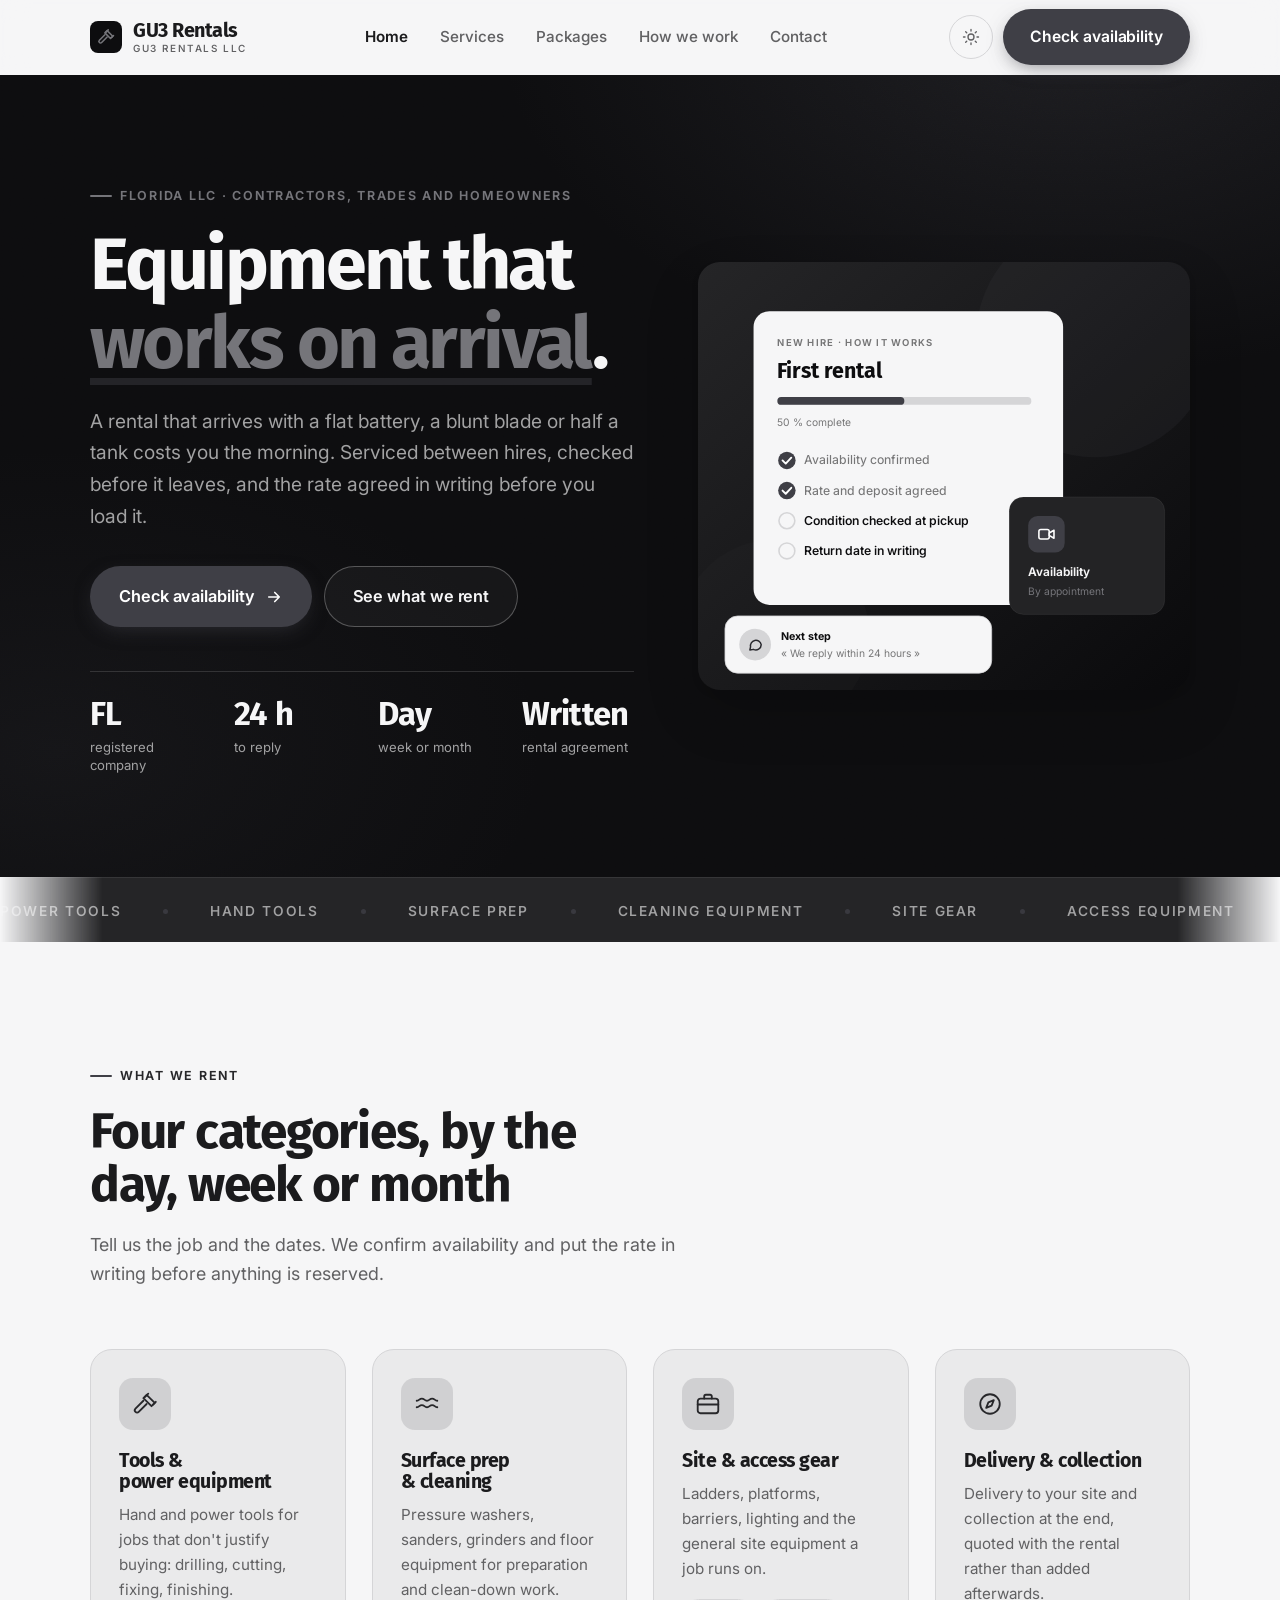
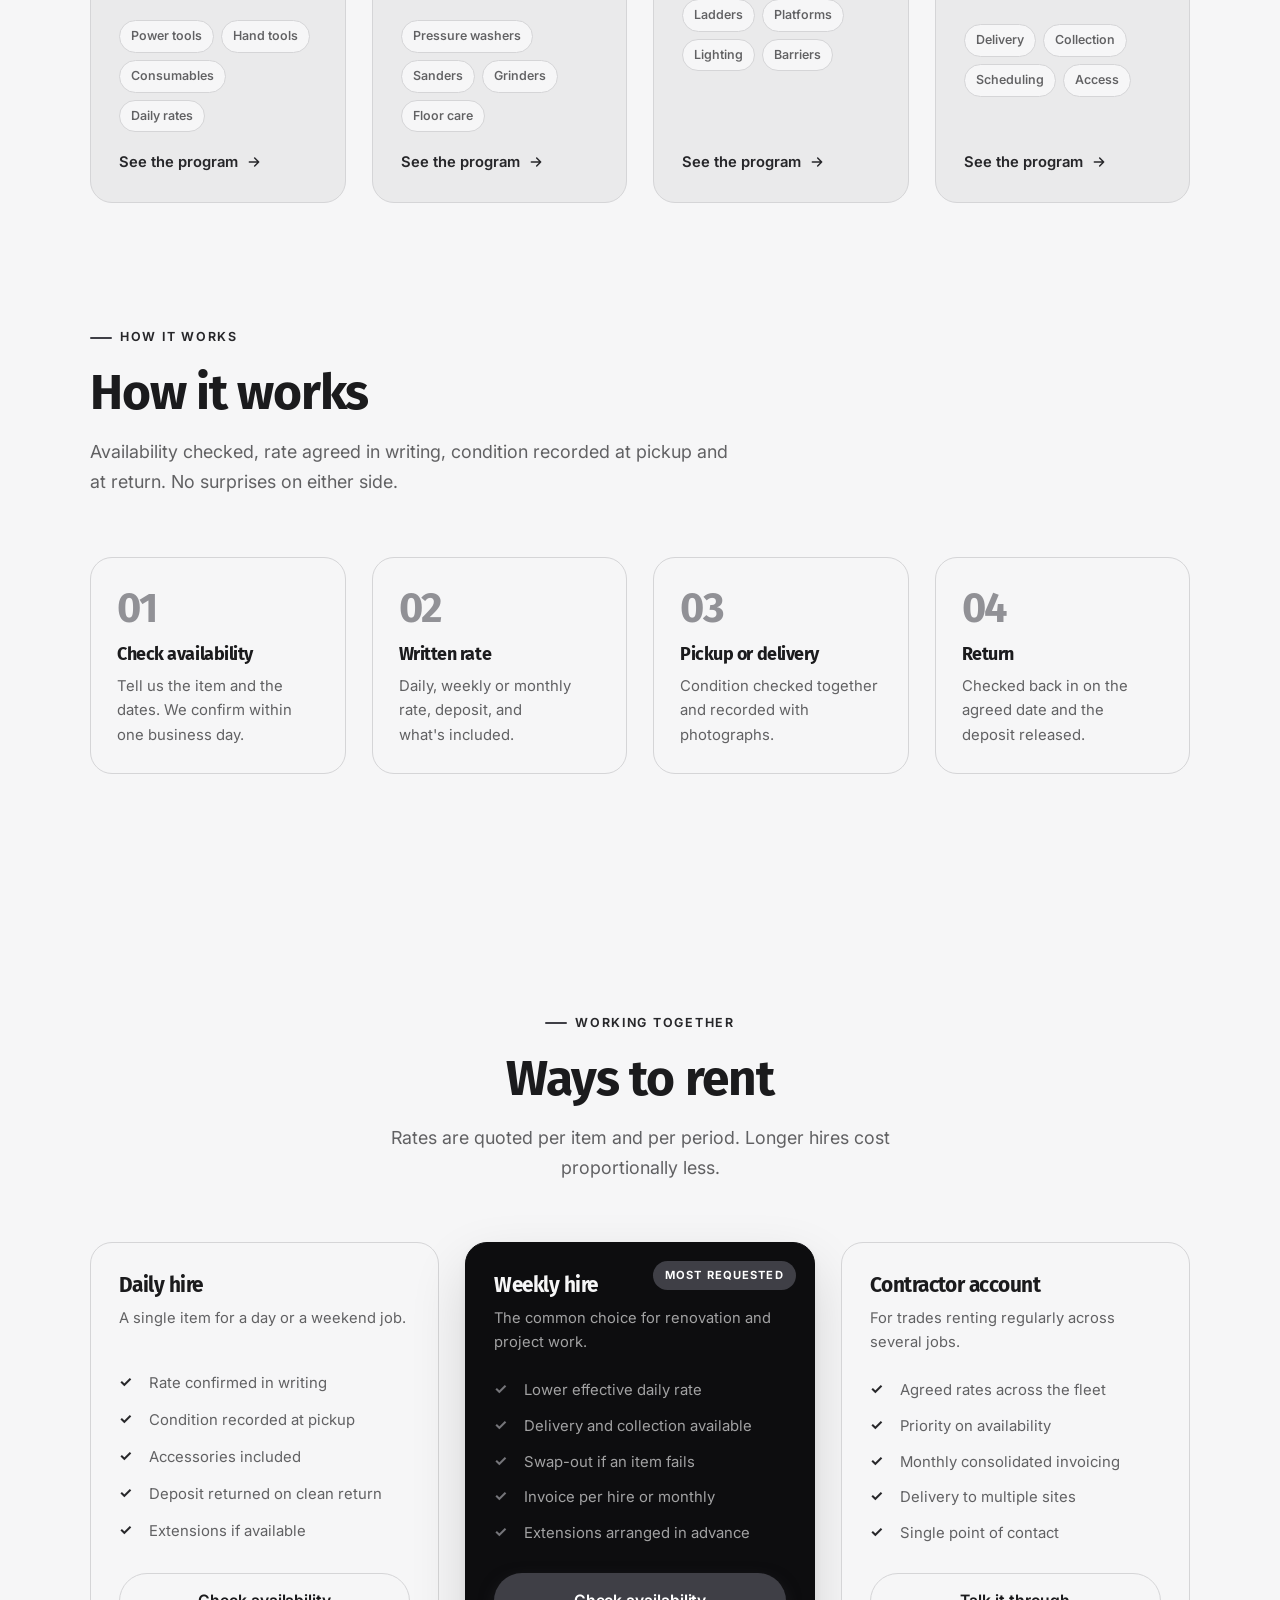
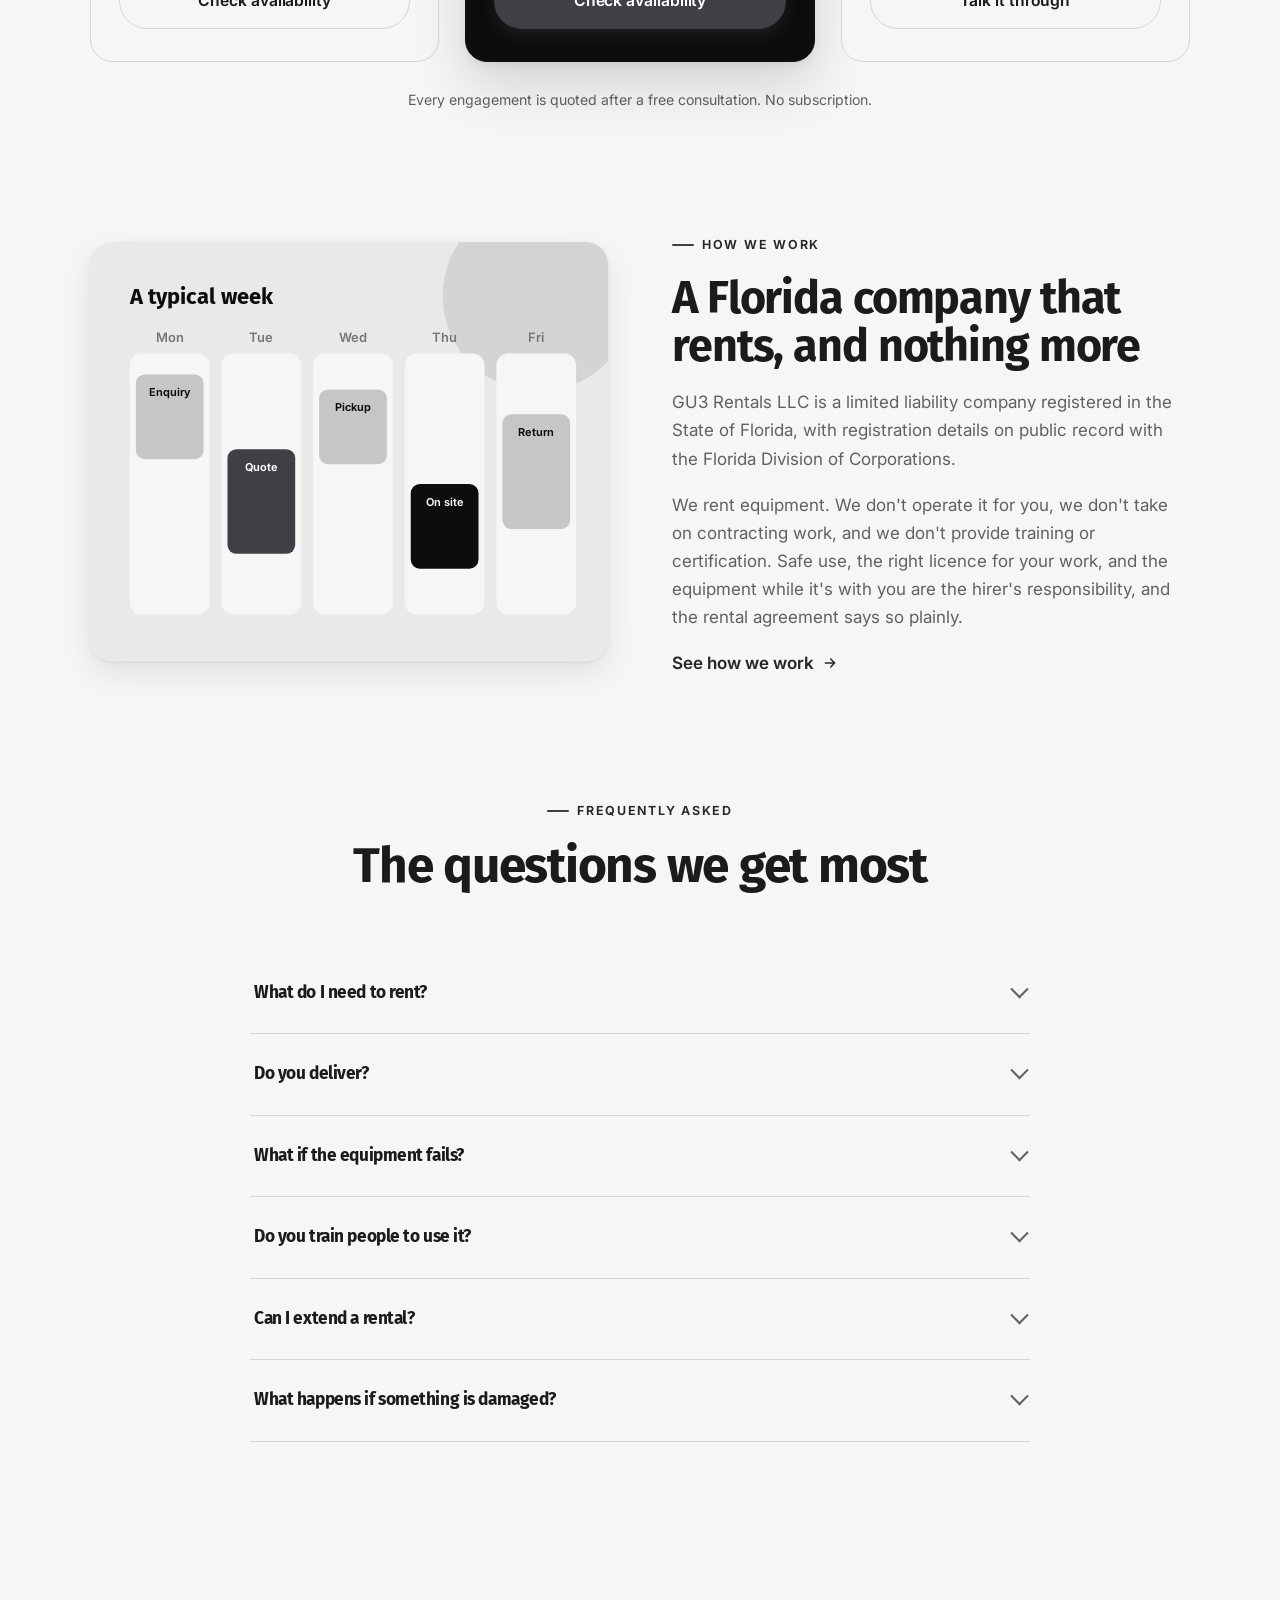
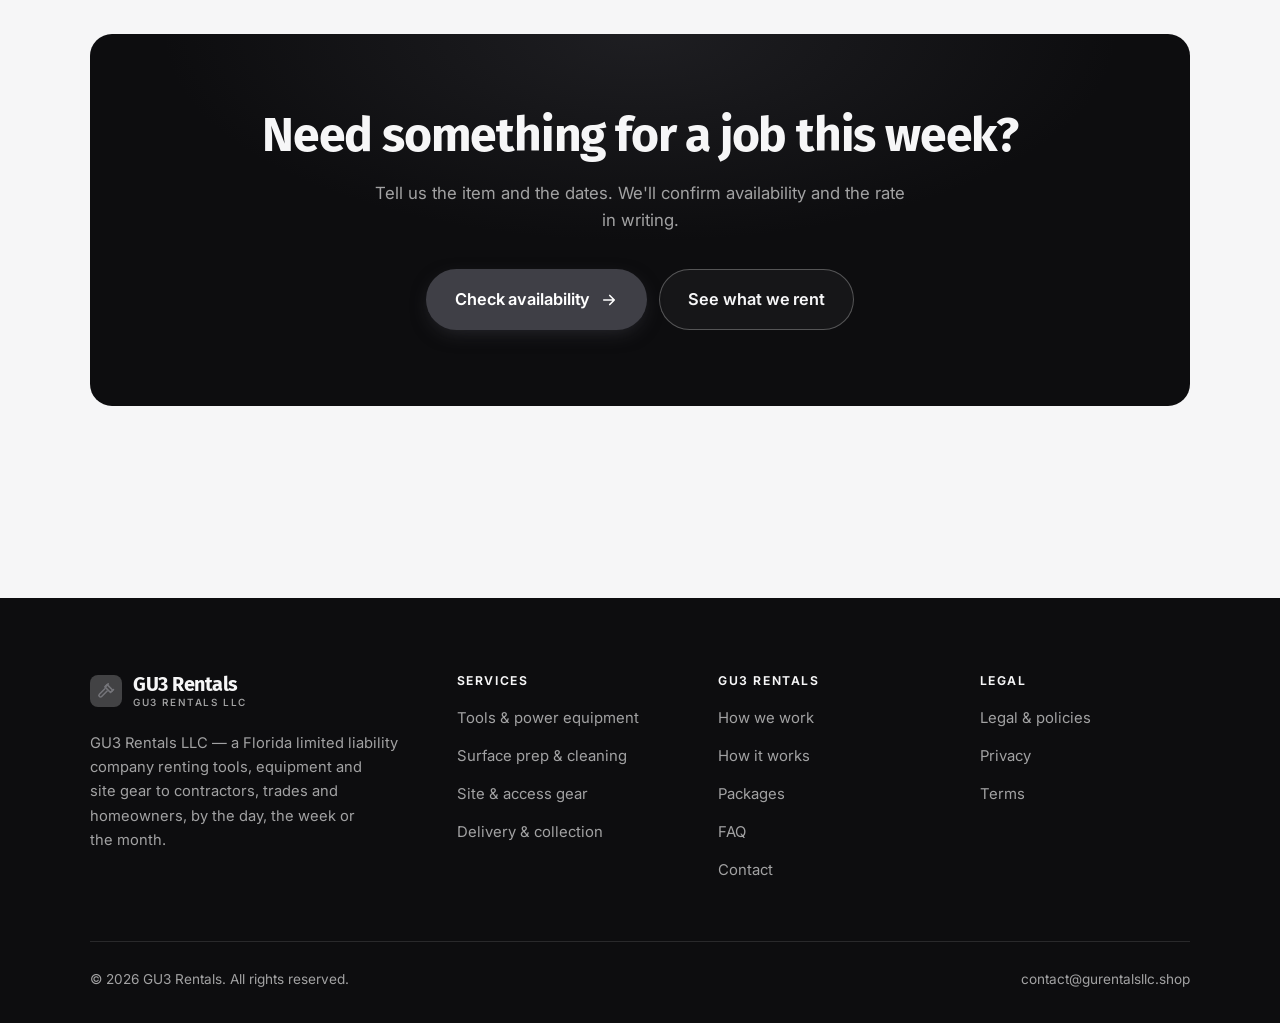
<file: index.html>
<!DOCTYPE html>
<html lang="en" class="no-js">
<head>
<meta charset="utf-8">
<meta name="viewport" content="width=device-width, initial-scale=1">
<title>GU3 Rentals LLC — tool and equipment rental in Florida</title>
<meta name="description" content="GU3 Rentals LLC rents tools, equipment and site gear to contractors, trades and homeowners by the day, week or month, with clear rates and equipment that is serviced between hires.">
<link rel="canonical" href="https://gurentalsllc.shop/">

<meta property="og:type" content="website">
<meta property="og:url" content="https://gurentalsllc.shop/">
<meta property="og:site_name" content="GU3 Rentals">
<meta property="og:locale" content="en_US">
<meta property="og:title" content="GU3 Rentals LLC — tool and equipment rental in Florida">
<meta property="og:description" content="GU3 Rentals LLC rents tools, equipment and site gear to contractors, trades and homeowners by the day, week or month, with clear rates and equipment that is serviced between hires.">
<meta name="theme-color" content="#0d0d0f">

<link rel="icon" href="assets/img/favicon.svg" type="image/svg+xml">
<link rel="preconnect" href="https://fonts.googleapis.com">
<link rel="preconnect" href="https://fonts.gstatic.com" crossorigin>
<link rel="stylesheet" href="https://fonts.googleapis.com/css2?family=Fira+Sans:wght@400;500;600;700&family=Inter:wght@400..700&display=swap">
<link rel="stylesheet" href="assets/css/style.css">

<!-- Thème appliqué avant le premier rendu (évite le flash) -->
<script>
document.documentElement.classList.remove('no-js');
(function(){try{var t=localStorage.getItem('site-theme');if(t){document.documentElement.setAttribute('data-theme',t);}}catch(e){}})();
</script>
<script type="application/ld+json">
{
  "@context": "https://schema.org",
  "@type": "Organization",
  "name": "GU3 Rentals",
  "url": "https://gurentalsllc.shop/",
  "email": "contact@gurentalsllc.shop",
  "description": "GU3 Rentals LLC rents tools, equipment and site gear to contractors, trades and homeowners by the day, week or month, with clear rates and equipment that is serviced between hires.",
  "areaServed": "US",
  "knowsLanguage": "en"
}
</script>
</head>

<body>
<a class="skip-link" href="#main">Skip to main content</a>

<header class="site-header">
  <nav class="wrap nav" aria-label="Main navigation">
    <a class="brand" href="index.html">
      <svg class="brand__mark" viewBox="0 0 64 64" aria-hidden="true">
        <rect class="bm-bg" width="64" height="64" rx="16"/>
        <g class="bm-ic" transform="translate(14 14) scale(1.5)" fill="none" stroke-width="2.1" stroke-linecap="round" stroke-linejoin="round"><path d="M13.5 3.5 21 11l-3 3-7.5-7.5z"/><path d="M10.5 9 3.2 16.3a2.1 2.1 0 0 0 3 3L13.5 12"/><path d="M15 2.5 12 5.5M19.5 12.5 22 10"/></g>
      </svg>
      <span>GU3 Rentals<span class="brand__sub">GU3 Rentals LLC</span></span>
    </a>

    <ul class="nav__links" id="nav-links">
      <li><a href="index.html" aria-current="page">Home</a></li>
      <li><a href="programs.html">Services</a></li>
      <li><a href="index.html#pricing">Packages</a></li>
      <li><a href="about.html">How we work</a></li>
      <li><a href="contact.html">Contact</a></li>
      <li><a class="btn btn--primary" href="contact.html">Check availability</a></li>
    </ul>

    <div class="nav__cta">
      <button class="theme-toggle" type="button" aria-label="Switch to dark theme">
        <svg class="icon-sun" viewBox="0 0 24 24" fill="none" stroke="currentColor" stroke-width="1.8" stroke-linecap="round" aria-hidden="true"><circle cx="12" cy="12" r="4"/><path d="M12 2v2m0 16v2M2 12h2m16 0h2M4.9 4.9l1.4 1.4m11.4 11.4 1.4 1.4M19.1 4.9l-1.4 1.4M6.3 17.7l-1.4 1.4"/></svg>
        <svg class="icon-moon" viewBox="0 0 24 24" fill="none" stroke="currentColor" stroke-width="1.8" stroke-linecap="round" stroke-linejoin="round" aria-hidden="true"><path d="M21 12.8A9 9 0 1 1 11.2 3a7 7 0 0 0 9.8 9.8z"/></svg>
      </button>
      <a class="btn btn--primary" href="contact.html">Check availability</a>
      <button class="nav__toggle" type="button" aria-expanded="false" aria-controls="nav-links" aria-label="Open menu">
        <svg class="icon-open" viewBox="0 0 24 24" fill="none" stroke="currentColor" stroke-width="2" stroke-linecap="round" aria-hidden="true"><path d="M3 6h18M3 12h18M3 18h18"/></svg>
        <svg class="icon-close" viewBox="0 0 24 24" fill="none" stroke="currentColor" stroke-width="2" stroke-linecap="round" aria-hidden="true"><path d="M6 6l12 12M18 6L6 18"/></svg>
      </button>
    </div>
  </nav>
</header>

<main id="main">

<section class="hero">
  <div class="wrap hero__inner">
    <div>
      <span class="eyebrow hero__eyebrow">Florida LLC · Contractors, trades and homeowners</span>
      <h1>Equipment that<br> <em>works on arrival</em>.</h1>
      <p class="hero__lede">A rental that arrives with a flat battery, a blunt blade or half a tank costs you the morning. Serviced between hires, checked before it leaves, and the rate agreed in writing before you load it.</p>

      <div class="hero__actions">
        <a class="btn btn--primary btn--lg" href="contact.html">Check availability <svg viewBox="0 0 24 24" fill="none" stroke="currentColor" stroke-width="2.2" stroke-linecap="round" stroke-linejoin="round" aria-hidden="true"><path d="M5 12h14M13 6l6 6-6 6"/></svg></a>
        <a class="btn btn--on-dark btn--lg" href="programs.html">See what we rent</a>
      </div>

      <ul class="hero__proof">
        <li><span class="stat__num">FL</span><span class="stat__label">registered company</span></li>
        <li><span class="stat__num">24 h</span><span class="stat__label">to reply</span></li>
        <li><span class="stat__num">Day</span><span class="stat__label">week or month</span></li>
        <li><span class="stat__num">Written</span><span class="stat__label">rental agreement</span></li>
      </ul>
    </div>

    <div class="hero__art">
      <svg viewBox="0 0 620 540" role="img" aria-label="How a first rental with GU3 Rentals works, from availability check to agreed return date.">
        <defs>
          <linearGradient id="hbg" x1="0" y1="0" x2="1" y2="1">
            <stop offset="0" stop-color="#252527"/><stop offset="1" stop-color="#0a0a0c"/>
          </linearGradient>
        </defs>
        <rect width="620" height="540" rx="22" fill="url(#hbg)"/>
        <circle cx="500" cy="96" r="150" fill="#3f3f46" opacity=".16"/>
        <circle cx="96" cy="470" r="120" fill="#3f3f46" opacity=".08"/>

        <g style="font-family: var(--font-body)">
          <!-- Carte programme -->
          <rect x="70" y="62" width="390" height="370" rx="20" fill="#f6f6f7"/>
          <text x="100" y="106" font-size="12" font-weight="650" letter-spacing="1.6" fill="#767677">NEW HIRE · HOW IT WORKS</text>
          <text x="100" y="146" font-size="27" font-weight="700" fill="#0d0d0f" style="font-family: var(--font-display)">First rental</text>
          <rect x="100" y="170" width="320" height="10" rx="5" fill="#d5d5d7"/>
          <rect x="100" y="170" width="160" height="10" rx="5" fill="#3f3f46"/>
          <text x="100" y="206" font-size="13" fill="#767677">50 % complete</text>
          <circle cx="112" cy="250" r="11" fill="#3f3f46"/><path d="M106.5 250l4 4 7-7.5" fill="none" stroke="#ffffff" stroke-width="2.4" stroke-linecap="round" stroke-linejoin="round"/><text x="134" y="255" font-size="15.5" fill="#767677" font-weight="450">Availability confirmed</text>
          <circle cx="112" cy="288" r="11" fill="#3f3f46"/><path d="M106.5 288l4 4 7-7.5" fill="none" stroke="#ffffff" stroke-width="2.4" stroke-linecap="round" stroke-linejoin="round"/><text x="134" y="293" font-size="15.5" fill="#767677" font-weight="450">Rate and deposit agreed</text>
          <circle cx="112" cy="326" r="10" fill="none" stroke="#d5d5d7" stroke-width="2"/><text x="134" y="331" font-size="15.5" fill="#0d0d0f" font-weight="560">Condition checked at pickup</text>
          <circle cx="112" cy="364" r="10" fill="none" stroke="#d5d5d7" stroke-width="2"/><text x="134" y="369" font-size="15.5" fill="#0d0d0f" font-weight="560">Return date in writing</text>

          <!-- Carte séance -->
          <rect x="392" y="296" width="196" height="148" rx="18" fill="#232325" stroke="#ffffff" stroke-opacity=".08"/>
          <rect x="416" y="320" width="46" height="46" rx="12" fill="#3f3f46"/>
          <g transform="translate(427 331)" fill="none" stroke="#ffffff" color="#ffffff" stroke-width="2" stroke-linecap="round" stroke-linejoin="round"><rect x="2.5" y="6" width="13" height="12" rx="2.5"/><path d="M15.5 10.5 21.5 7v10l-6-3.5z"/></g>
          <text x="416" y="396" font-size="15" font-weight="650" fill="#f6f6f7">Availability</text>
          <text x="416" y="420" font-size="13" fill="#75757a">By appointment</text>

          <!-- Retour du coach -->
          <rect x="34" y="446" width="336" height="72" rx="16" fill="#f6f6f7" stroke="#d5d5d7"/>
          <circle cx="72" cy="482" r="20" fill="#d5d5d7"/>
          <g transform="translate(62 472) scale(.84)" fill="none" stroke="#29292e" stroke-width="2.2" stroke-linecap="round" stroke-linejoin="round"><path d="M21 12a8 8 0 0 1-11.6 7.1L4 20l1-4.6A8 8 0 1 1 21 12z"/></g>
          <text x="104" y="476" font-size="13.5" font-weight="700" fill="#0d0d0f">Next step</text>
          <text x="104" y="498" font-size="13" fill="#767677">« We reply within 24 hours »</text>
        </g>
      </svg>
    </div>
  </div>
</section>

<div class="marquee" aria-hidden="true">
  <div class="marquee__track"><span>Power tools</span><span>Hand tools</span><span>Surface prep</span><span>Cleaning equipment</span><span>Site gear</span><span>Access equipment</span><span>Daily rates</span><span>Weekly rates</span><span>Delivery</span><span>Servicing</span><span>Power tools</span><span>Hand tools</span><span>Surface prep</span><span>Cleaning equipment</span><span>Site gear</span><span>Access equipment</span><span>Daily rates</span><span>Weekly rates</span><span>Delivery</span><span>Servicing</span></div>
</div>

<section class="section wrap" id="programs">
  <div class="section-head reveal">
    <span class="eyebrow">What we rent</span>
    <h2>Four categories, by the day, week or month</h2>
    <p>Tell us the job and the dates. We confirm availability and put the rate in writing before anything is reserved.</p>
  </div>
  <div class="grid grid--4 reveal-group">
    <a class="card" href="programs.html#tools">
      <div class="card__icon"><svg viewBox="0 0 24 24" fill="none" stroke="currentColor" stroke-width="1.7" stroke-linecap="round" stroke-linejoin="round" aria-hidden="true"><path d="M13.5 3.5 21 11l-3 3-7.5-7.5z"/><path d="M10.5 9 3.2 16.3a2.1 2.1 0 0 0 3 3L13.5 12"/><path d="M15 2.5 12 5.5M19.5 12.5 22 10"/></svg></div>
      <h3>Tools &amp; power equipment</h3>
      <p>Hand and power tools for jobs that don't justify buying: drilling, cutting, fixing, finishing.</p>
      <ul class="tags"><li>Power tools</li><li>Hand tools</li><li>Consumables</li><li>Daily rates</li></ul>
      <span class="arrow-link">See the program <svg viewBox="0 0 24 24" fill="none" stroke="currentColor" stroke-width="2.2" stroke-linecap="round" stroke-linejoin="round" aria-hidden="true"><path d="M5 12h14M13 6l6 6-6 6"/></svg></span>
    </a>
    <a class="card" href="programs.html#surface">
      <div class="card__icon"><svg viewBox="0 0 24 24" fill="none" stroke="currentColor" stroke-width="1.7" stroke-linecap="round" stroke-linejoin="round" aria-hidden="true"><path d="M2.5 9c2.4 0 2.4-2 4.75-2s2.4 2 4.75 2 2.4-2 4.75-2 2.4 2 4.75 2M2.5 15c2.4 0 2.4-2 4.75-2s2.4 2 4.75 2 2.4-2 4.75-2 2.4 2 4.75 2"/></svg></div>
      <h3>Surface prep &amp; cleaning</h3>
      <p>Pressure washers, sanders, grinders and floor equipment for preparation and clean-down work.</p>
      <ul class="tags"><li>Pressure washers</li><li>Sanders</li><li>Grinders</li><li>Floor care</li></ul>
      <span class="arrow-link">See the program <svg viewBox="0 0 24 24" fill="none" stroke="currentColor" stroke-width="2.2" stroke-linecap="round" stroke-linejoin="round" aria-hidden="true"><path d="M5 12h14M13 6l6 6-6 6"/></svg></span>
    </a>
    <a class="card" href="programs.html#site">
      <div class="card__icon"><svg viewBox="0 0 24 24" fill="none" stroke="currentColor" stroke-width="1.7" stroke-linecap="round" stroke-linejoin="round" aria-hidden="true"><rect x="2.5" y="7" width="19" height="13.5" rx="2.5"/><path d="M8.5 7V5a1.5 1.5 0 0 1 1.5-1.5h4A1.5 1.5 0 0 1 15.5 5v2M2.5 12.5h19"/></svg></div>
      <h3>Site &amp; access gear</h3>
      <p>Ladders, platforms, barriers, lighting and the general site equipment a job runs on.</p>
      <ul class="tags"><li>Ladders</li><li>Platforms</li><li>Lighting</li><li>Barriers</li></ul>
      <span class="arrow-link">See the program <svg viewBox="0 0 24 24" fill="none" stroke="currentColor" stroke-width="2.2" stroke-linecap="round" stroke-linejoin="round" aria-hidden="true"><path d="M5 12h14M13 6l6 6-6 6"/></svg></span>
    </a>
    <a class="card" href="programs.html#delivery">
      <div class="card__icon"><svg viewBox="0 0 24 24" fill="none" stroke="currentColor" stroke-width="1.7" stroke-linecap="round" stroke-linejoin="round" aria-hidden="true"><circle cx="12" cy="12" r="9"/><path d="M15.5 8.5 13.5 13.5 8.5 15.5 10.5 10.5z"/></svg></div>
      <h3>Delivery &amp; collection</h3>
      <p>Delivery to your site and collection at the end, quoted with the rental rather than added afterwards.</p>
      <ul class="tags"><li>Delivery</li><li>Collection</li><li>Scheduling</li><li>Access</li></ul>
      <span class="arrow-link">See the program <svg viewBox="0 0 24 24" fill="none" stroke="currentColor" stroke-width="2.2" stroke-linecap="round" stroke-linejoin="round" aria-hidden="true"><path d="M5 12h14M13 6l6 6-6 6"/></svg></span>
    </a>
  </div>
</section>

<section class="section section--flush wrap" id="how-it-works">
  <div class="section-head reveal">
    <span class="eyebrow">How it works</span>
    <h2>How it works</h2>
    <p>Availability checked, rate agreed in writing, condition recorded at pickup and at return. No surprises on either side.</p>
  </div>
  <div class="grid grid--4 steps reveal-group">
    <article class="step">
      <h3>Check availability</h3>
      <p>Tell us the item and the dates. We confirm within one business day.</p>
    </article>
    <article class="step">
      <h3>Written rate</h3>
      <p>Daily, weekly or monthly rate, deposit, and what's included.</p>
    </article>
    <article class="step">
      <h3>Pickup or delivery</h3>
      <p>Condition checked together and recorded with photographs.</p>
    </article>
    <article class="step">
      <h3>Return</h3>
      <p>Checked back in on the agreed date and the deposit released.</p>
    </article>
  </div>
</section>

<section class="section wrap" id="pricing">
  <div class="section-head section-head--center reveal">
    <span class="eyebrow">Working together</span>
    <h2>Ways to rent</h2>
    <p>Rates are quoted per item and per period. Longer hires cost proportionally less.</p>
  </div>
  <div class="grid grid--3 plans reveal-group">
    <article class="plan">
      
      <h3>Daily hire</h3>
      <p class="plan__desc">A single item for a day or a weekend job.</p>
      
      <ul class="plan__features">
        <li>Rate confirmed in writing</li>
        <li>Condition recorded at pickup</li>
        <li>Accessories included</li>
        <li>Deposit returned on clean return</li>
        <li>Extensions if available</li>
      </ul>
      <a class="btn btn--ghost btn--block" href="contact.html">Check availability</a>
    </article>
    <article class="plan plan--featured">
      <span class="plan__tag">Most requested</span>
      <h3>Weekly hire</h3>
      <p class="plan__desc">The common choice for renovation and project work.</p>
      
      <ul class="plan__features">
        <li>Lower effective daily rate</li>
        <li>Delivery and collection available</li>
        <li>Swap-out if an item fails</li>
        <li>Invoice per hire or monthly</li>
        <li>Extensions arranged in advance</li>
      </ul>
      <a class="btn btn--primary btn--block" href="contact.html">Check availability</a>
    </article>
    <article class="plan">
      
      <h3>Contractor account</h3>
      <p class="plan__desc">For trades renting regularly across several jobs.</p>
      
      <ul class="plan__features">
        <li>Agreed rates across the fleet</li>
        <li>Priority on availability</li>
        <li>Monthly consolidated invoicing</li>
        <li>Delivery to multiple sites</li>
        <li>Single point of contact</li>
      </ul>
      <a class="btn btn--ghost btn--block" href="contact.html">Talk it through</a>
    </article>
  </div>
  <p class="plans-note">Every engagement is quoted after a free consultation. No subscription.</p>
</section>

<section class="section section--flush wrap">
  <div class="split reveal">
    <div class="split__art">
      <svg viewBox="0 0 520 420" role="img" aria-label="Example of a typical week: Enquiry, Quote, Pickup, On site, Return.">
        <rect width="520" height="420" rx="20" fill="#e9e9eb"/>
        <circle cx="450" cy="54" r="96" fill="#3f3f46" opacity=".12"/>
        <g style="font-family: var(--font-body)">
        <text x="40" y="62" font-size="22" font-weight="700" fill="#0d0d0f" style="font-family: var(--font-display)">A typical week</text>
        <text x="80" y="100" text-anchor="middle" font-size="13" font-weight="600" fill="#767677">Mon</text>
        <rect x="40" y="112" width="80" height="262" rx="12" fill="#f6f6f7"/>
        <rect x="46" y="133" width="68" height="85" rx="9" fill="#c6c6c9"/>
        <text x="80" y="155" text-anchor="middle" font-size="11" font-weight="650" fill="#0d0d0f">Enquiry</text>
        <text x="172" y="100" text-anchor="middle" font-size="13" font-weight="600" fill="#767677">Tue</text>
        <rect x="132" y="112" width="80" height="262" rx="12" fill="#f6f6f7"/>
        <rect x="138" y="208" width="68" height="105" rx="9" fill="#3f3f46"/>
        <text x="172" y="230" text-anchor="middle" font-size="11" font-weight="650" fill="#ffffff">Quote</text>
        <text x="264" y="100" text-anchor="middle" font-size="13" font-weight="600" fill="#767677">Wed</text>
        <rect x="224" y="112" width="80" height="262" rx="12" fill="#f6f6f7"/>
        <rect x="230" y="148" width="68" height="75" rx="9" fill="#c6c6c9"/>
        <text x="264" y="170" text-anchor="middle" font-size="11" font-weight="650" fill="#0d0d0f">Pickup</text>
        <text x="356" y="100" text-anchor="middle" font-size="13" font-weight="600" fill="#767677">Thu</text>
        <rect x="316" y="112" width="80" height="262" rx="12" fill="#f6f6f7"/>
        <rect x="322" y="243" width="68" height="85" rx="9" fill="#0d0d0f"/>
        <text x="356" y="265" text-anchor="middle" font-size="11" font-weight="650" fill="#f6f6f7">On site</text>
        <text x="448" y="100" text-anchor="middle" font-size="13" font-weight="600" fill="#767677">Fri</text>
        <rect x="408" y="112" width="80" height="262" rx="12" fill="#f6f6f7"/>
        <rect x="414" y="173" width="68" height="115" rx="9" fill="#c6c6c9"/>
        <text x="448" y="195" text-anchor="middle" font-size="11" font-weight="650" fill="#0d0d0f">Return</text>
        </g>
      </svg>
    </div>
    <div>
      <span class="eyebrow">How we work</span>
      <h2>A Florida company that rents, and nothing more</h2>
      <p>GU3 Rentals LLC is a limited liability company registered in the State of Florida, with registration details on public record with the Florida Division of Corporations.</p>
      <p>We rent equipment. We don't operate it for you, we don't take on contracting work, and we don't provide training or certification. Safe use, the right licence for your work, and the equipment while it's with you are the hirer's responsibility, and the rental agreement says so plainly.</p>
      <p><a class="arrow-link" href="about.html">See how we work <svg viewBox="0 0 24 24" fill="none" stroke="currentColor" stroke-width="2.2" stroke-linecap="round" stroke-linejoin="round" aria-hidden="true"><path d="M5 12h14M13 6l6 6-6 6"/></svg></a></p>
    </div>
  </div>
</section>

<section class="section section--flush wrap" id="faq">
  <div class="section-head section-head--center reveal">
    <span class="eyebrow">Frequently asked</span>
    <h2>The questions we get most</h2>
  </div>
  <div class="faq reveal">
    <details>
      <summary>What do I need to rent?</summary>
      <p>Photo identification, a deposit, and a signed rental agreement. For some items we'll ask about insurance — we'll tell you before you arrive.</p>
    </details>
    <details>
      <summary>Do you deliver?</summary>
      <p>Yes, to most of our service area, quoted with the rental rather than added at the end. Tell us the address and access when you enquire.</p>
    </details>
    <details>
      <summary>What if the equipment fails?</summary>
      <p>Call us. If it's a fault with the machine we'll swap it or credit the time — that's on us, not you.</p>
    </details>
    <details>
      <summary>Do you train people to use it?</summary>
      <p>No. We'll point out the basics at pickup, and training and certification come from elsewhere. Don't rent something you aren't competent to operate.</p>
    </details>
    <details>
      <summary>Can I extend a rental?</summary>
      <p>Usually, if the item isn't booked after you. Ask before the return date rather than after it.</p>
    </details>
    <details>
      <summary>What happens if something is damaged?</summary>
      <p>The agreement sets out how damage is handled, including the deposit. We photograph condition at pickup and at return so there's no argument about it.</p>
    </details>
  </div>
</section>

<section class="wrap section--tight">
  <div class="cta-band reveal">
    <h2>Need something for a job this week?</h2>
    <p>Tell us the item and the dates. We'll confirm availability and the rate in writing.</p>
    <div class="hero__actions">
      <a class="btn btn--primary btn--lg" href="contact.html">Check availability <svg viewBox="0 0 24 24" fill="none" stroke="currentColor" stroke-width="2.2" stroke-linecap="round" stroke-linejoin="round" aria-hidden="true"><path d="M5 12h14M13 6l6 6-6 6"/></svg></a>
      <a class="btn btn--on-dark btn--lg" href="programs.html">See what we rent</a>
    </div>
  </div>
</section>

</main>

<footer class="site-footer">
  <div class="wrap">
    <div class="footer__grid">
      <div class="footer__brand">
        <a class="brand" href="index.html">
          <svg class="brand__mark" viewBox="0 0 64 64" aria-hidden="true">
        <rect class="bm-bg" width="64" height="64" rx="16"/>
        <g class="bm-ic" transform="translate(14 14) scale(1.5)" fill="none" stroke-width="2.1" stroke-linecap="round" stroke-linejoin="round"><path d="M13.5 3.5 21 11l-3 3-7.5-7.5z"/><path d="M10.5 9 3.2 16.3a2.1 2.1 0 0 0 3 3L13.5 12"/><path d="M15 2.5 12 5.5M19.5 12.5 22 10"/></g>
      </svg>
          <span>GU3 Rentals<span class="brand__sub">GU3 Rentals LLC</span></span>
        </a>
        <p>GU3 Rentals LLC — a Florida limited liability company renting tools, equipment and site gear to contractors, trades and homeowners, by the day, the week or the month.</p>
      </div>

      <div class="footer__col">
        <h4>Services</h4>
        <ul>
          <li><a href="programs.html#tools">Tools &amp; power equipment</a></li>
          <li><a href="programs.html#surface">Surface prep &amp; cleaning</a></li>
          <li><a href="programs.html#site">Site &amp; access gear</a></li>
          <li><a href="programs.html#delivery">Delivery &amp; collection</a></li>
        </ul>
      </div>

      <div class="footer__col">
        <h4>GU3 Rentals</h4>
        <ul>
          <li><a href="about.html">How we work</a></li>
          <li><a href="index.html#how-it-works">How it works</a></li>
          <li><a href="index.html#pricing">Packages</a></li>
          <li><a href="index.html#faq">FAQ</a></li>
          <li><a href="contact.html">Contact</a></li>
        </ul>
      </div>

      <div class="footer__col">
        <h4>Legal</h4>
        <ul>
          <li><a href="legal.html">Legal &amp; policies</a></li>
          <li><a href="legal.html#privacy">Privacy</a></li>
          <li><a href="legal.html#terms">Terms</a></li>
        </ul>
      </div>
    </div>

    <div class="footer__bottom">
      <p>© <span data-year>2026</span> GU3 Rentals. All rights reserved.</p>
      <p><a href="mailto:contact@gurentalsllc.shop">contact@gurentalsllc.shop</a></p>
    </div>
  </div>
</footer>

<script src="assets/js/main.js" defer></script>
</body>
</html>
</file>
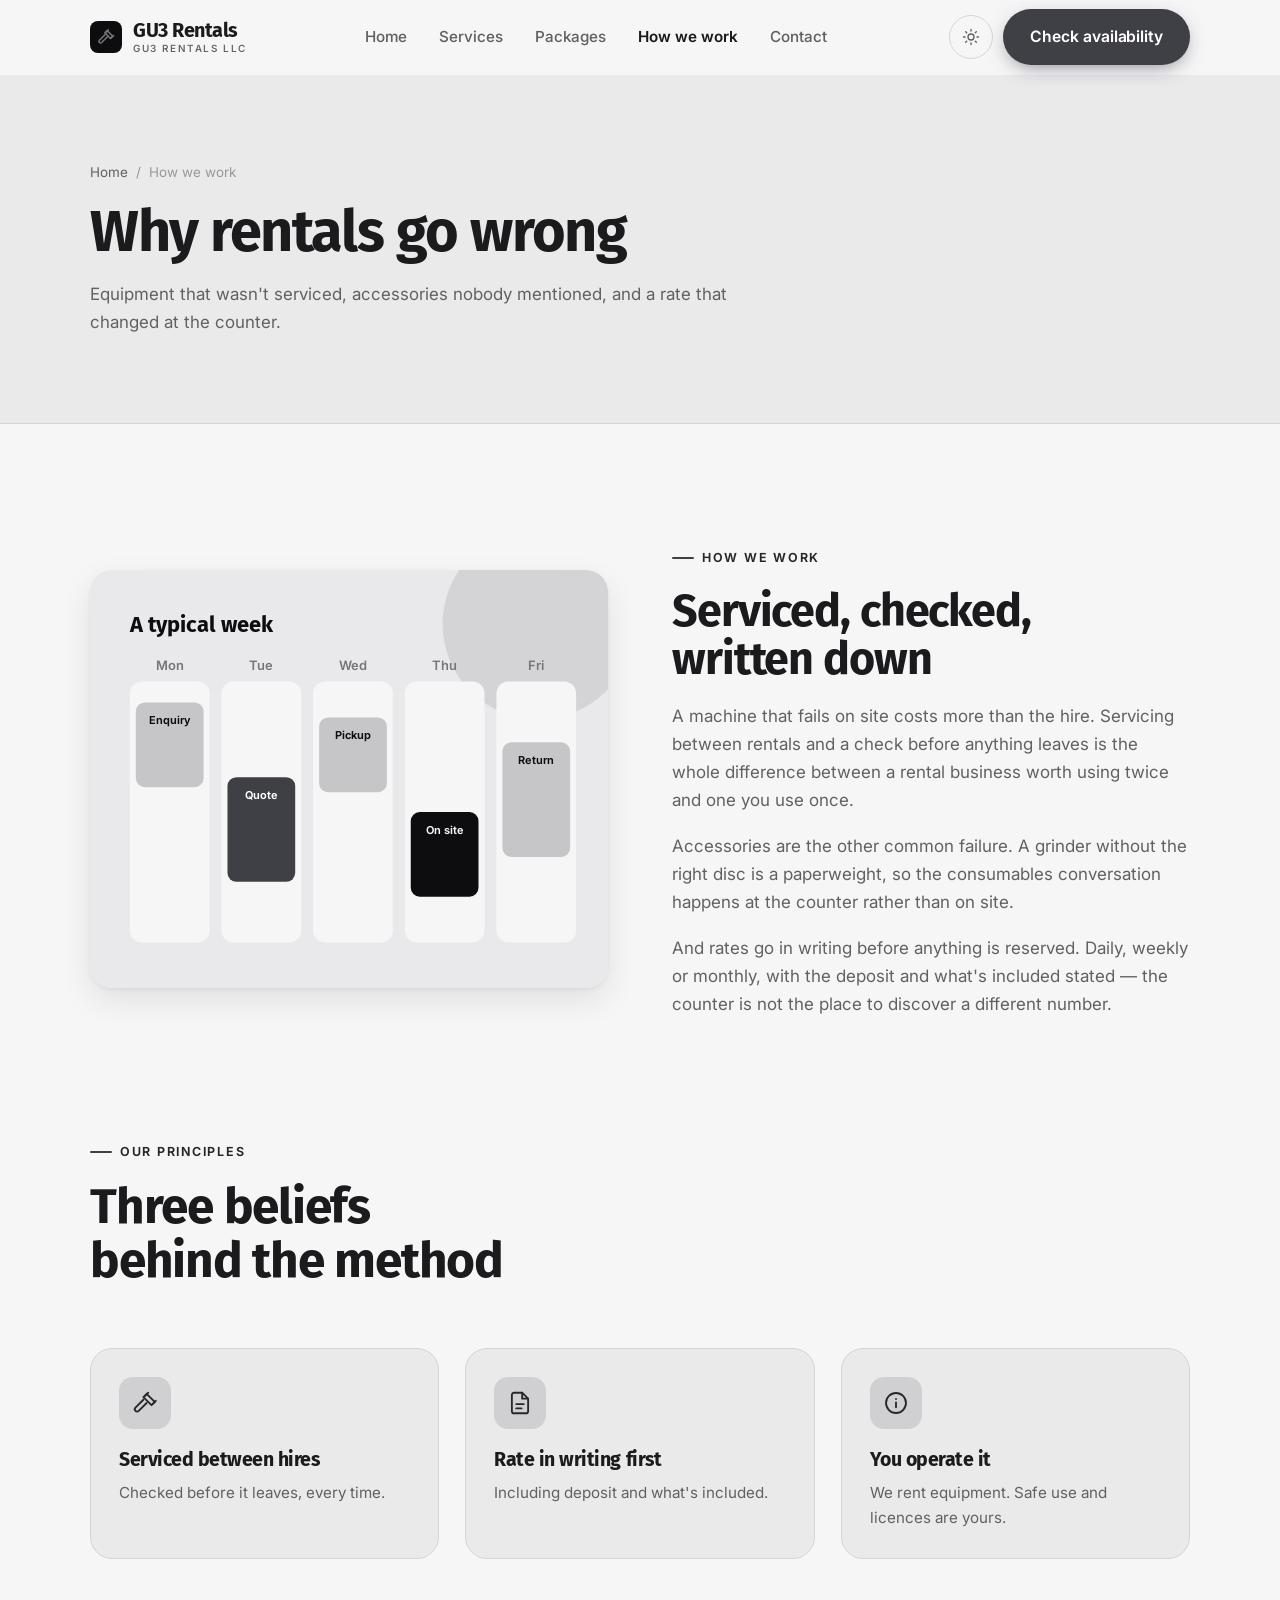
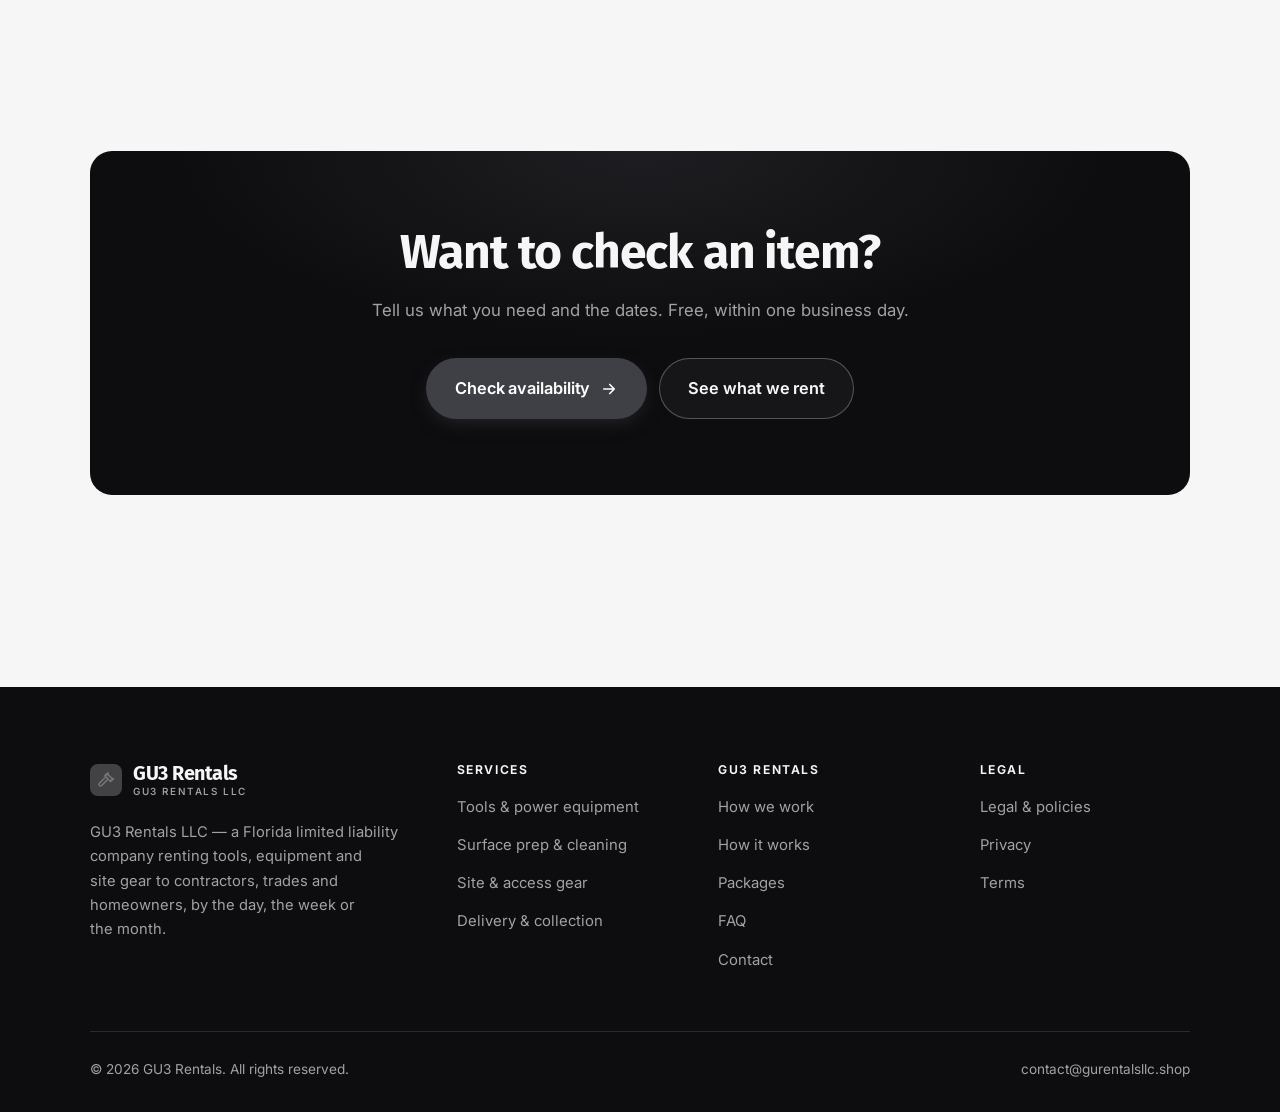
<file: about.html>
<!DOCTYPE html>
<html lang="en" class="no-js">
<head>
<meta charset="utf-8">
<meta name="viewport" content="width=device-width, initial-scale=1">
<title>How we work — GU3 Rentals</title>
<meta name="description" content="About GU3 Rentals LLC, a Florida limited liability company renting tools and equipment.">
<link rel="canonical" href="https://gurentalsllc.shop/about.html">

<meta property="og:type" content="website">
<meta property="og:url" content="https://gurentalsllc.shop/about.html">
<meta property="og:site_name" content="GU3 Rentals">
<meta property="og:locale" content="en_US">
<meta property="og:title" content="How we work — GU3 Rentals">
<meta property="og:description" content="About GU3 Rentals LLC, a Florida limited liability company renting tools and equipment.">
<meta name="theme-color" content="#0d0d0f">

<link rel="icon" href="assets/img/favicon.svg" type="image/svg+xml">
<link rel="preconnect" href="https://fonts.googleapis.com">
<link rel="preconnect" href="https://fonts.gstatic.com" crossorigin>
<link rel="stylesheet" href="https://fonts.googleapis.com/css2?family=Fira+Sans:wght@400;500;600;700&family=Inter:wght@400..700&display=swap">
<link rel="stylesheet" href="assets/css/style.css">

<!-- Thème appliqué avant le premier rendu (évite le flash) -->
<script>
document.documentElement.classList.remove('no-js');
(function(){try{var t=localStorage.getItem('site-theme');if(t){document.documentElement.setAttribute('data-theme',t);}}catch(e){}})();
</script>
</head>

<body>
<a class="skip-link" href="#main">Skip to main content</a>

<header class="site-header">
  <nav class="wrap nav" aria-label="Main navigation">
    <a class="brand" href="index.html">
      <svg class="brand__mark" viewBox="0 0 64 64" aria-hidden="true">
        <rect class="bm-bg" width="64" height="64" rx="16"/>
        <g class="bm-ic" transform="translate(14 14) scale(1.5)" fill="none" stroke-width="2.1" stroke-linecap="round" stroke-linejoin="round"><path d="M13.5 3.5 21 11l-3 3-7.5-7.5z"/><path d="M10.5 9 3.2 16.3a2.1 2.1 0 0 0 3 3L13.5 12"/><path d="M15 2.5 12 5.5M19.5 12.5 22 10"/></g>
      </svg>
      <span>GU3 Rentals<span class="brand__sub">GU3 Rentals LLC</span></span>
    </a>

    <ul class="nav__links" id="nav-links">
      <li><a href="index.html">Home</a></li>
      <li><a href="programs.html">Services</a></li>
      <li><a href="index.html#pricing">Packages</a></li>
      <li><a href="about.html" aria-current="page">How we work</a></li>
      <li><a href="contact.html">Contact</a></li>
      <li><a class="btn btn--primary" href="contact.html">Check availability</a></li>
    </ul>

    <div class="nav__cta">
      <button class="theme-toggle" type="button" aria-label="Switch to dark theme">
        <svg class="icon-sun" viewBox="0 0 24 24" fill="none" stroke="currentColor" stroke-width="1.8" stroke-linecap="round" aria-hidden="true"><circle cx="12" cy="12" r="4"/><path d="M12 2v2m0 16v2M2 12h2m16 0h2M4.9 4.9l1.4 1.4m11.4 11.4 1.4 1.4M19.1 4.9l-1.4 1.4M6.3 17.7l-1.4 1.4"/></svg>
        <svg class="icon-moon" viewBox="0 0 24 24" fill="none" stroke="currentColor" stroke-width="1.8" stroke-linecap="round" stroke-linejoin="round" aria-hidden="true"><path d="M21 12.8A9 9 0 1 1 11.2 3a7 7 0 0 0 9.8 9.8z"/></svg>
      </button>
      <a class="btn btn--primary" href="contact.html">Check availability</a>
      <button class="nav__toggle" type="button" aria-expanded="false" aria-controls="nav-links" aria-label="Open menu">
        <svg class="icon-open" viewBox="0 0 24 24" fill="none" stroke="currentColor" stroke-width="2" stroke-linecap="round" aria-hidden="true"><path d="M3 6h18M3 12h18M3 18h18"/></svg>
        <svg class="icon-close" viewBox="0 0 24 24" fill="none" stroke="currentColor" stroke-width="2" stroke-linecap="round" aria-hidden="true"><path d="M6 6l12 12M18 6L6 18"/></svg>
      </button>
    </div>
  </nav>
</header>

<main id="main">

<section class="page-head">
  <div class="wrap">
    <nav class="breadcrumb" aria-label="Breadcrumb">
      <a href="index.html">Home</a><span>/</span><span aria-current="page">How we work</span>
    </nav>
    <h1>Why rentals go wrong</h1>
    <p>Equipment that wasn't serviced, accessories nobody mentioned, and a rate that changed at the counter.</p>
  </div>
</section>

<section class="section wrap">
  <div class="split reveal">
    <div class="split__art">
      <svg viewBox="0 0 520 420" role="img" aria-label="Example of a typical week: Enquiry, Quote, Pickup, On site, Return.">
        <rect width="520" height="420" rx="20" fill="#e9e9eb"/>
        <circle cx="450" cy="54" r="96" fill="#3f3f46" opacity=".12"/>
        <g style="font-family: var(--font-body)">
        <text x="40" y="62" font-size="22" font-weight="700" fill="#0d0d0f" style="font-family: var(--font-display)">A typical week</text>
        <text x="80" y="100" text-anchor="middle" font-size="13" font-weight="600" fill="#767677">Mon</text>
        <rect x="40" y="112" width="80" height="262" rx="12" fill="#f6f6f7"/>
        <rect x="46" y="133" width="68" height="85" rx="9" fill="#c6c6c9"/>
        <text x="80" y="155" text-anchor="middle" font-size="11" font-weight="650" fill="#0d0d0f">Enquiry</text>
        <text x="172" y="100" text-anchor="middle" font-size="13" font-weight="600" fill="#767677">Tue</text>
        <rect x="132" y="112" width="80" height="262" rx="12" fill="#f6f6f7"/>
        <rect x="138" y="208" width="68" height="105" rx="9" fill="#3f3f46"/>
        <text x="172" y="230" text-anchor="middle" font-size="11" font-weight="650" fill="#ffffff">Quote</text>
        <text x="264" y="100" text-anchor="middle" font-size="13" font-weight="600" fill="#767677">Wed</text>
        <rect x="224" y="112" width="80" height="262" rx="12" fill="#f6f6f7"/>
        <rect x="230" y="148" width="68" height="75" rx="9" fill="#c6c6c9"/>
        <text x="264" y="170" text-anchor="middle" font-size="11" font-weight="650" fill="#0d0d0f">Pickup</text>
        <text x="356" y="100" text-anchor="middle" font-size="13" font-weight="600" fill="#767677">Thu</text>
        <rect x="316" y="112" width="80" height="262" rx="12" fill="#f6f6f7"/>
        <rect x="322" y="243" width="68" height="85" rx="9" fill="#0d0d0f"/>
        <text x="356" y="265" text-anchor="middle" font-size="11" font-weight="650" fill="#f6f6f7">On site</text>
        <text x="448" y="100" text-anchor="middle" font-size="13" font-weight="600" fill="#767677">Fri</text>
        <rect x="408" y="112" width="80" height="262" rx="12" fill="#f6f6f7"/>
        <rect x="414" y="173" width="68" height="115" rx="9" fill="#c6c6c9"/>
        <text x="448" y="195" text-anchor="middle" font-size="11" font-weight="650" fill="#0d0d0f">Return</text>
        </g>
      </svg>
    </div>
    <div>
      <span class="eyebrow">How we work</span>
      <h2>Serviced, checked, written down</h2>
      <p>A machine that fails on site costs more than the hire. Servicing between rentals and a check before anything leaves is the whole difference between a rental business worth using twice and one you use once.</p>
      <p>Accessories are the other common failure. A grinder without the right disc is a paperweight, so the consumables conversation happens at the counter rather than on site.</p>
      <p>And rates go in writing before anything is reserved. Daily, weekly or monthly, with the deposit and what's included stated — the counter is not the place to discover a different number.</p>
      <!--
        TO DO: add a short introduction of the coach (name, real background),
        with a photo if possible. Do not invent credentials — see README.md.
      -->
    </div>
  </div>
</section>

<section class="section section--flush wrap">
  <div class="section-head reveal">
    <span class="eyebrow">Our principles</span>
    <h2>Three beliefs behind the method</h2>
  </div>
  <div class="grid grid--3 reveal-group">
    <article class="card">
      <div class="card__icon"><svg viewBox="0 0 24 24" fill="none" stroke="currentColor" stroke-width="1.7" stroke-linecap="round" stroke-linejoin="round" aria-hidden="true"><path d="M13.5 3.5 21 11l-3 3-7.5-7.5z"/><path d="M10.5 9 3.2 16.3a2.1 2.1 0 0 0 3 3L13.5 12"/><path d="M15 2.5 12 5.5M19.5 12.5 22 10"/></svg></div>
      <h3>Serviced between hires</h3>
      <p>Checked before it leaves, every time.</p>
    </article>
    <article class="card">
      <div class="card__icon"><svg viewBox="0 0 24 24" fill="none" stroke="currentColor" stroke-width="1.7" stroke-linecap="round" stroke-linejoin="round" aria-hidden="true"><path d="M14 2.5H6.5A2 2 0 0 0 4.5 4.5v15a2 2 0 0 0 2 2h11a2 2 0 0 0 2-2V8z"/><path d="M14 2.5V8h5.5M8.5 13h7M8.5 17h5"/></svg></div>
      <h3>Rate in writing first</h3>
      <p>Including deposit and what's included.</p>
    </article>
    <article class="card">
      <div class="card__icon"><svg viewBox="0 0 24 24" fill="none" stroke="currentColor" stroke-width="1.7" stroke-linecap="round" stroke-linejoin="round" aria-hidden="true"><circle cx="12" cy="12" r="9.2"/><path d="M12 16v-4.5M12 8.2v.1"/></svg></div>
      <h3>You operate it</h3>
      <p>We rent equipment. Safe use and licences are yours.</p>
    </article>
  </div>
</section>

<section class="wrap section--tight">
  <div class="cta-band reveal">
    <h2>Want to check an item?</h2>
    <p>Tell us what you need and the dates. Free, within one business day.</p>
    <div class="hero__actions">
      <a class="btn btn--primary btn--lg" href="contact.html">Check availability <svg viewBox="0 0 24 24" fill="none" stroke="currentColor" stroke-width="2.2" stroke-linecap="round" stroke-linejoin="round" aria-hidden="true"><path d="M5 12h14M13 6l6 6-6 6"/></svg></a>
      <a class="btn btn--on-dark btn--lg" href="programs.html">See what we rent</a>
    </div>
  </div>
</section>

</main>

<footer class="site-footer">
  <div class="wrap">
    <div class="footer__grid">
      <div class="footer__brand">
        <a class="brand" href="index.html">
          <svg class="brand__mark" viewBox="0 0 64 64" aria-hidden="true">
        <rect class="bm-bg" width="64" height="64" rx="16"/>
        <g class="bm-ic" transform="translate(14 14) scale(1.5)" fill="none" stroke-width="2.1" stroke-linecap="round" stroke-linejoin="round"><path d="M13.5 3.5 21 11l-3 3-7.5-7.5z"/><path d="M10.5 9 3.2 16.3a2.1 2.1 0 0 0 3 3L13.5 12"/><path d="M15 2.5 12 5.5M19.5 12.5 22 10"/></g>
      </svg>
          <span>GU3 Rentals<span class="brand__sub">GU3 Rentals LLC</span></span>
        </a>
        <p>GU3 Rentals LLC — a Florida limited liability company renting tools, equipment and site gear to contractors, trades and homeowners, by the day, the week or the month.</p>
      </div>

      <div class="footer__col">
        <h4>Services</h4>
        <ul>
          <li><a href="programs.html#tools">Tools &amp; power equipment</a></li>
          <li><a href="programs.html#surface">Surface prep &amp; cleaning</a></li>
          <li><a href="programs.html#site">Site &amp; access gear</a></li>
          <li><a href="programs.html#delivery">Delivery &amp; collection</a></li>
        </ul>
      </div>

      <div class="footer__col">
        <h4>GU3 Rentals</h4>
        <ul>
          <li><a href="about.html">How we work</a></li>
          <li><a href="index.html#how-it-works">How it works</a></li>
          <li><a href="index.html#pricing">Packages</a></li>
          <li><a href="index.html#faq">FAQ</a></li>
          <li><a href="contact.html">Contact</a></li>
        </ul>
      </div>

      <div class="footer__col">
        <h4>Legal</h4>
        <ul>
          <li><a href="legal.html">Legal &amp; policies</a></li>
          <li><a href="legal.html#privacy">Privacy</a></li>
          <li><a href="legal.html#terms">Terms</a></li>
        </ul>
      </div>
    </div>

    <div class="footer__bottom">
      <p>© <span data-year>2026</span> GU3 Rentals. All rights reserved.</p>
      <p><a href="mailto:contact@gurentalsllc.shop">contact@gurentalsllc.shop</a></p>
    </div>
  </div>
</footer>

<script src="assets/js/main.js" defer></script>
</body>
</html>
</file>
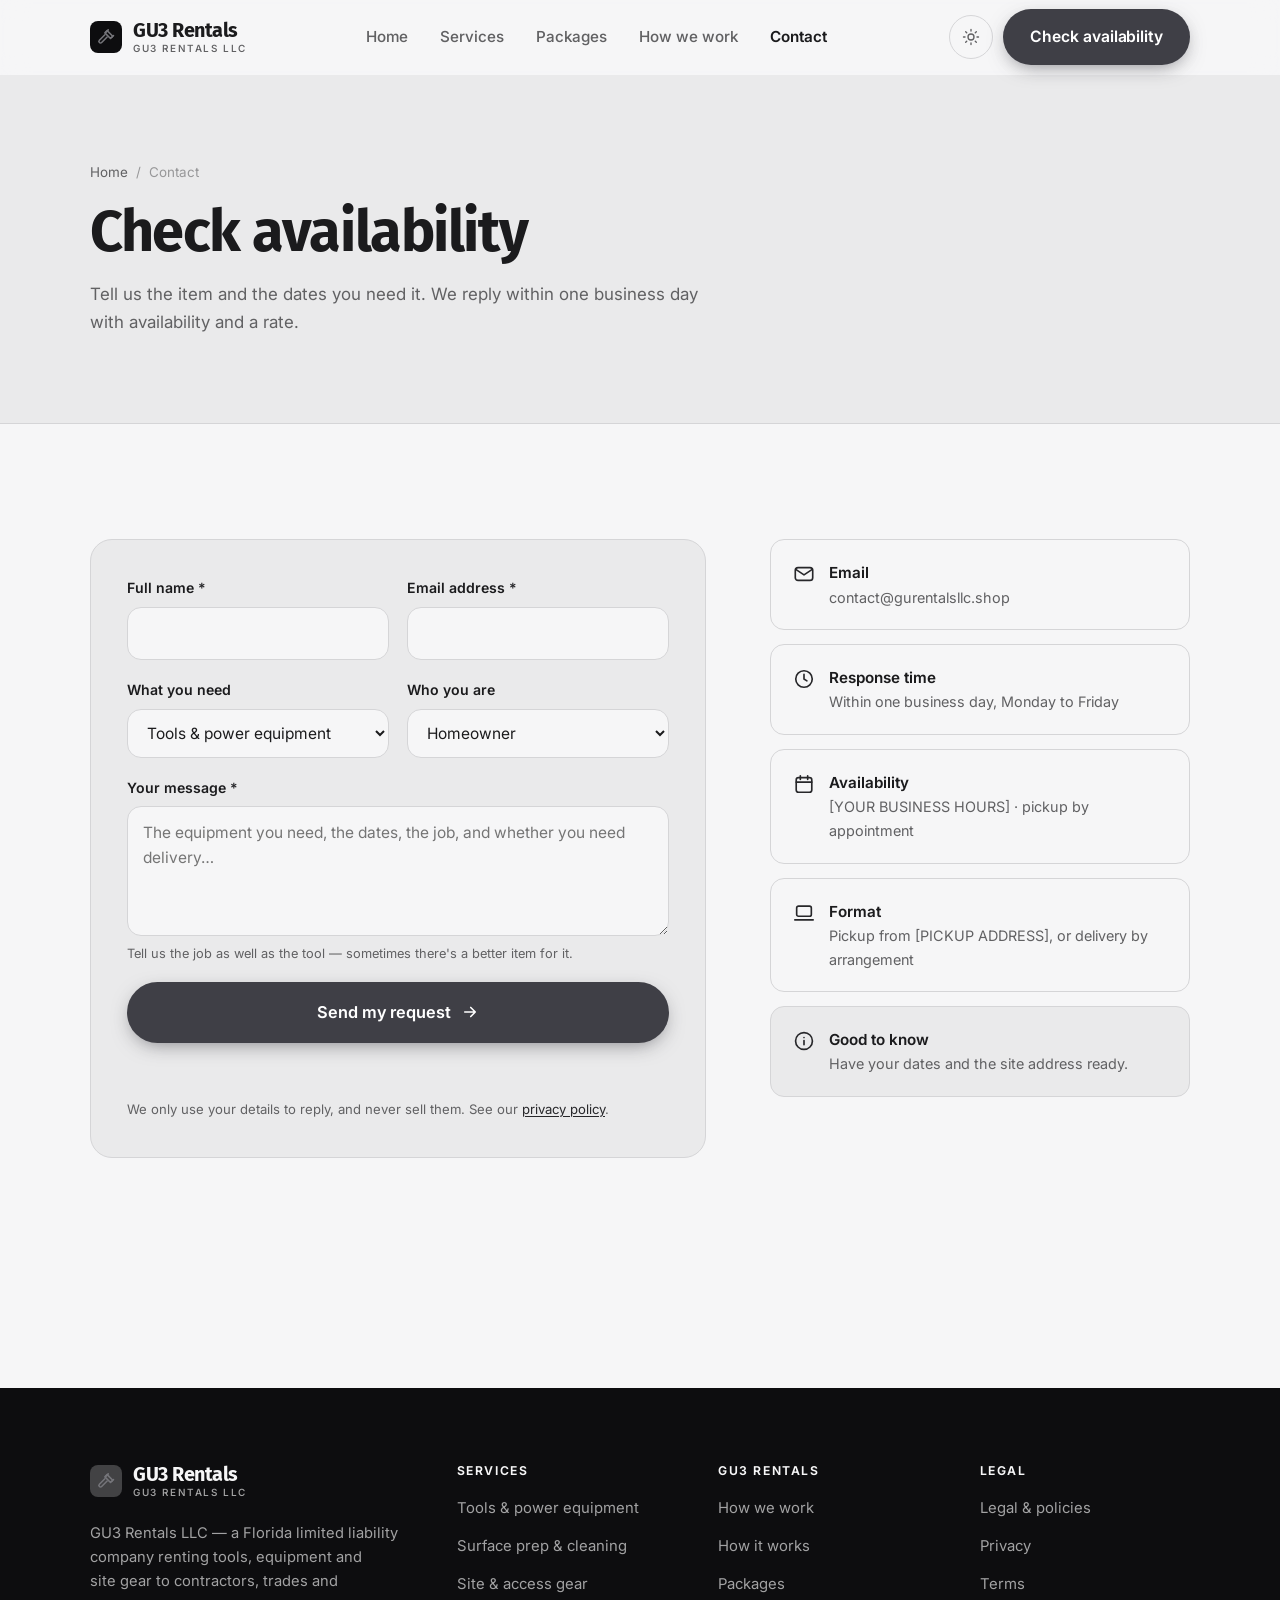
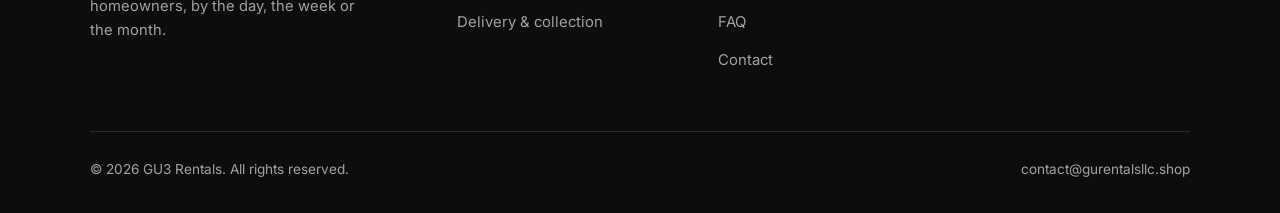
<file: contact.html>
<!DOCTYPE html>
<html lang="en" class="no-js">
<head>
<meta charset="utf-8">
<meta name="viewport" content="width=device-width, initial-scale=1">
<title>Contact — GU3 Rentals</title>
<meta name="description" content="Contact GU3 Rentals LLC to check availability. We reply within one business day.">
<link rel="canonical" href="https://gurentalsllc.shop/contact.html">

<meta property="og:type" content="website">
<meta property="og:url" content="https://gurentalsllc.shop/contact.html">
<meta property="og:site_name" content="GU3 Rentals">
<meta property="og:locale" content="en_US">
<meta property="og:title" content="Contact — GU3 Rentals">
<meta property="og:description" content="Contact GU3 Rentals LLC to check availability. We reply within one business day.">
<meta name="theme-color" content="#0d0d0f">

<link rel="icon" href="assets/img/favicon.svg" type="image/svg+xml">
<link rel="preconnect" href="https://fonts.googleapis.com">
<link rel="preconnect" href="https://fonts.gstatic.com" crossorigin>
<link rel="stylesheet" href="https://fonts.googleapis.com/css2?family=Fira+Sans:wght@400;500;600;700&family=Inter:wght@400..700&display=swap">
<link rel="stylesheet" href="assets/css/style.css">

<!-- Thème appliqué avant le premier rendu (évite le flash) -->
<script>
document.documentElement.classList.remove('no-js');
(function(){try{var t=localStorage.getItem('site-theme');if(t){document.documentElement.setAttribute('data-theme',t);}}catch(e){}})();
</script>
</head>

<body>
<a class="skip-link" href="#main">Skip to main content</a>

<header class="site-header">
  <nav class="wrap nav" aria-label="Main navigation">
    <a class="brand" href="index.html">
      <svg class="brand__mark" viewBox="0 0 64 64" aria-hidden="true">
        <rect class="bm-bg" width="64" height="64" rx="16"/>
        <g class="bm-ic" transform="translate(14 14) scale(1.5)" fill="none" stroke-width="2.1" stroke-linecap="round" stroke-linejoin="round"><path d="M13.5 3.5 21 11l-3 3-7.5-7.5z"/><path d="M10.5 9 3.2 16.3a2.1 2.1 0 0 0 3 3L13.5 12"/><path d="M15 2.5 12 5.5M19.5 12.5 22 10"/></g>
      </svg>
      <span>GU3 Rentals<span class="brand__sub">GU3 Rentals LLC</span></span>
    </a>

    <ul class="nav__links" id="nav-links">
      <li><a href="index.html">Home</a></li>
      <li><a href="programs.html">Services</a></li>
      <li><a href="index.html#pricing">Packages</a></li>
      <li><a href="about.html">How we work</a></li>
      <li><a href="contact.html" aria-current="page">Contact</a></li>
      <li><a class="btn btn--primary" href="contact.html">Check availability</a></li>
    </ul>

    <div class="nav__cta">
      <button class="theme-toggle" type="button" aria-label="Switch to dark theme">
        <svg class="icon-sun" viewBox="0 0 24 24" fill="none" stroke="currentColor" stroke-width="1.8" stroke-linecap="round" aria-hidden="true"><circle cx="12" cy="12" r="4"/><path d="M12 2v2m0 16v2M2 12h2m16 0h2M4.9 4.9l1.4 1.4m11.4 11.4 1.4 1.4M19.1 4.9l-1.4 1.4M6.3 17.7l-1.4 1.4"/></svg>
        <svg class="icon-moon" viewBox="0 0 24 24" fill="none" stroke="currentColor" stroke-width="1.8" stroke-linecap="round" stroke-linejoin="round" aria-hidden="true"><path d="M21 12.8A9 9 0 1 1 11.2 3a7 7 0 0 0 9.8 9.8z"/></svg>
      </button>
      <a class="btn btn--primary" href="contact.html">Check availability</a>
      <button class="nav__toggle" type="button" aria-expanded="false" aria-controls="nav-links" aria-label="Open menu">
        <svg class="icon-open" viewBox="0 0 24 24" fill="none" stroke="currentColor" stroke-width="2" stroke-linecap="round" aria-hidden="true"><path d="M3 6h18M3 12h18M3 18h18"/></svg>
        <svg class="icon-close" viewBox="0 0 24 24" fill="none" stroke="currentColor" stroke-width="2" stroke-linecap="round" aria-hidden="true"><path d="M6 6l12 12M18 6L6 18"/></svg>
      </button>
    </div>
  </nav>
</header>

<main id="main">

<section class="page-head">
  <div class="wrap">
    <nav class="breadcrumb" aria-label="Breadcrumb">
      <a href="index.html">Home</a><span>/</span><span aria-current="page">Contact</span>
    </nav>
    <h1>Check availability</h1>
    <p>Tell us the item and the dates you need it. We reply within one business day with availability and a rate.</p>
  </div>
</section>

<section class="section wrap">
  <div class="form-layout">

    <!--
      FORM: the action attribute holds a placeholder id. Create a free form at
      https://formspree.io and replace VOTRE_ID_FORMSPREE. Until then, the button
      opens the visitor's email app with a pre-filled message to contact@gurentalsllc.shop.
    -->
    <form class="form" id="contact-form" action="https://formspree.io/f/VOTRE_ID_FORMSPREE" method="POST"
          data-email="contact@gurentalsllc.shop" data-subject="Availability request"
          data-msg-mail="Your email app will open with the message ready to send." data-msg-sending="Sending…"
          data-msg-ok="Thanks! Your message is on its way. We reply within one business day." data-msg-err="Sending failed. Please email us directly at">
      <div class="form__row">
        <div class="field">
          <label for="nom">Full name <span class="req" aria-hidden="true">*</span></label>
          <input type="text" id="nom" name="nom" autocomplete="name" required>
        </div>
        <div class="field">
          <label for="email">Email address <span class="req" aria-hidden="true">*</span></label>
          <input type="email" id="email" name="email" autocomplete="email" required>
        </div>
      </div>

      <div class="form__row">
        <div class="field">
          <label for="programme">What you need</label>
          <select id="programme" name="programme">
            <option>Tools &amp; power equipment</option>
            <option>Surface prep &amp; cleaning</option>
            <option>Site &amp; access gear</option>
            <option>Delivery &amp; collection</option>
            <option>Not sure yet</option>
          </select>
        </div>
        <div class="field">
          <label for="niveau">Who you are</label>
          <select id="niveau" name="niveau">
            <option>Homeowner</option>
            <option>Trade or contractor</option>
            <option>Property manager</option>
            <option>Event or project</option>
          </select>
        </div>
      </div>

      <div class="field">
        <label for="message">Your message <span class="req" aria-hidden="true">*</span></label>
        <textarea id="message" name="message" required placeholder="The equipment you need, the dates, the job, and whether you need delivery…"></textarea>
        <span class="field__hint">Tell us the job as well as the tool — sometimes there's a better item for it.</span>
      </div>

      <!-- Bot trap: hidden from humans -->
      <div class="visually-hidden" aria-hidden="true">
        <label for="site-web">Leave this field empty</label>
        <input type="text" id="site-web" name="_gotcha" tabindex="-1" autocomplete="off">
      </div>

      <button class="btn btn--primary btn--lg" type="submit">Send my request <svg viewBox="0 0 24 24" fill="none" stroke="currentColor" stroke-width="2.2" stroke-linecap="round" stroke-linejoin="round" aria-hidden="true"><path d="M5 12h14M13 6l6 6-6 6"/></svg></button>

      <p id="form-status" class="form__status" role="status" aria-live="polite"></p>

      <p class="form__note">
        We only use your details to reply, and never sell them. See our <a href="legal.html#privacy">privacy policy</a>.
      </p>
    </form>

    <aside class="contact-aside">
      <div class="contact-card">
        <svg viewBox="0 0 24 24" fill="none" stroke="currentColor" stroke-width="1.8" stroke-linecap="round" stroke-linejoin="round" aria-hidden="true"><rect x="2.5" y="5" width="19" height="14" rx="3"/><path d="M3 7l9 6 9-6"/></svg>
        <div><b>Email</b><a href="mailto:contact@gurentalsllc.shop">contact@gurentalsllc.shop</a></div>
      </div>
      <div class="contact-card">
        <svg viewBox="0 0 24 24" fill="none" stroke="currentColor" stroke-width="1.8" stroke-linecap="round" stroke-linejoin="round" aria-hidden="true"><circle cx="12" cy="12" r="9"/><path d="M12 7v5l3.2 2"/></svg>
        <div><b>Response time</b><span>Within one business day, Monday to Friday</span></div>
      </div>
      <div class="contact-card">
        <svg viewBox="0 0 24 24" fill="none" stroke="currentColor" stroke-width="1.8" stroke-linecap="round" stroke-linejoin="round" aria-hidden="true"><rect x="3.5" y="5" width="17" height="16" rx="2.5"/><path d="M8 3v4M16 3v4M3.5 10h17"/></svg>
        <div><b>Availability</b><span>[YOUR BUSINESS HOURS] · pickup by appointment</span></div>
      </div>
      <div class="contact-card">
        <svg viewBox="0 0 24 24" fill="none" stroke="currentColor" stroke-width="1.8" stroke-linecap="round" stroke-linejoin="round" aria-hidden="true"><rect x="4" y="4.5" width="16" height="11" rx="2"/><path d="M2 19.5h20"/></svg>
        <div><b>Format</b><span>Pickup from [PICKUP ADDRESS], or delivery by arrangement</span></div>
      </div>
      <div class="contact-card contact-card--soft">
        <svg viewBox="0 0 24 24" fill="none" stroke="currentColor" stroke-width="1.8" stroke-linecap="round" stroke-linejoin="round" aria-hidden="true"><circle cx="12" cy="12" r="9.2"/><path d="M12 16v-4.5M12 8.2v.1"/></svg>
        <div><b>Good to know</b><span>Have your dates and the site address ready.</span></div>
      </div>
    </aside>

  </div>
</section>

</main>

<footer class="site-footer">
  <div class="wrap">
    <div class="footer__grid">
      <div class="footer__brand">
        <a class="brand" href="index.html">
          <svg class="brand__mark" viewBox="0 0 64 64" aria-hidden="true">
        <rect class="bm-bg" width="64" height="64" rx="16"/>
        <g class="bm-ic" transform="translate(14 14) scale(1.5)" fill="none" stroke-width="2.1" stroke-linecap="round" stroke-linejoin="round"><path d="M13.5 3.5 21 11l-3 3-7.5-7.5z"/><path d="M10.5 9 3.2 16.3a2.1 2.1 0 0 0 3 3L13.5 12"/><path d="M15 2.5 12 5.5M19.5 12.5 22 10"/></g>
      </svg>
          <span>GU3 Rentals<span class="brand__sub">GU3 Rentals LLC</span></span>
        </a>
        <p>GU3 Rentals LLC — a Florida limited liability company renting tools, equipment and site gear to contractors, trades and homeowners, by the day, the week or the month.</p>
      </div>

      <div class="footer__col">
        <h4>Services</h4>
        <ul>
          <li><a href="programs.html#tools">Tools &amp; power equipment</a></li>
          <li><a href="programs.html#surface">Surface prep &amp; cleaning</a></li>
          <li><a href="programs.html#site">Site &amp; access gear</a></li>
          <li><a href="programs.html#delivery">Delivery &amp; collection</a></li>
        </ul>
      </div>

      <div class="footer__col">
        <h4>GU3 Rentals</h4>
        <ul>
          <li><a href="about.html">How we work</a></li>
          <li><a href="index.html#how-it-works">How it works</a></li>
          <li><a href="index.html#pricing">Packages</a></li>
          <li><a href="index.html#faq">FAQ</a></li>
          <li><a href="contact.html">Contact</a></li>
        </ul>
      </div>

      <div class="footer__col">
        <h4>Legal</h4>
        <ul>
          <li><a href="legal.html">Legal &amp; policies</a></li>
          <li><a href="legal.html#privacy">Privacy</a></li>
          <li><a href="legal.html#terms">Terms</a></li>
        </ul>
      </div>
    </div>

    <div class="footer__bottom">
      <p>© <span data-year>2026</span> GU3 Rentals. All rights reserved.</p>
      <p><a href="mailto:contact@gurentalsllc.shop">contact@gurentalsllc.shop</a></p>
    </div>
  </div>
</footer>

<script src="assets/js/main.js" defer></script>
</body>
</html>
</file>
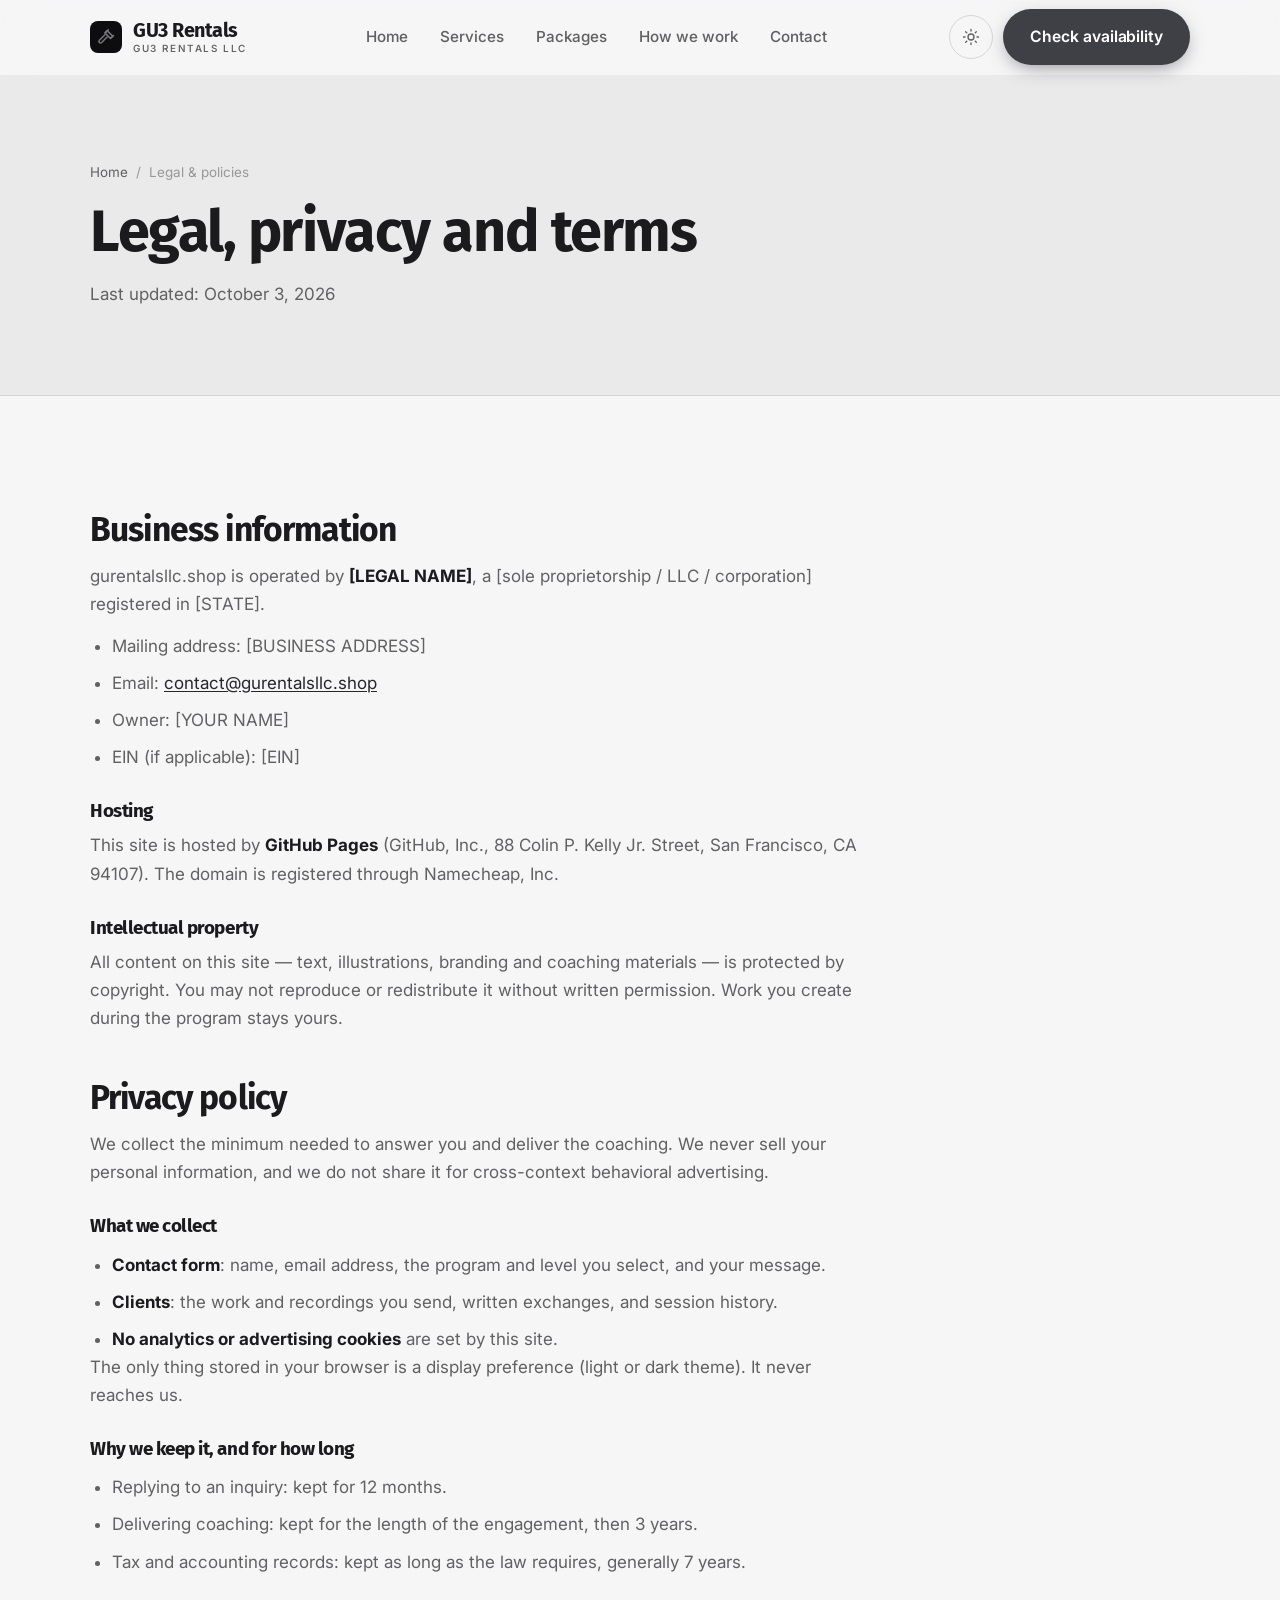
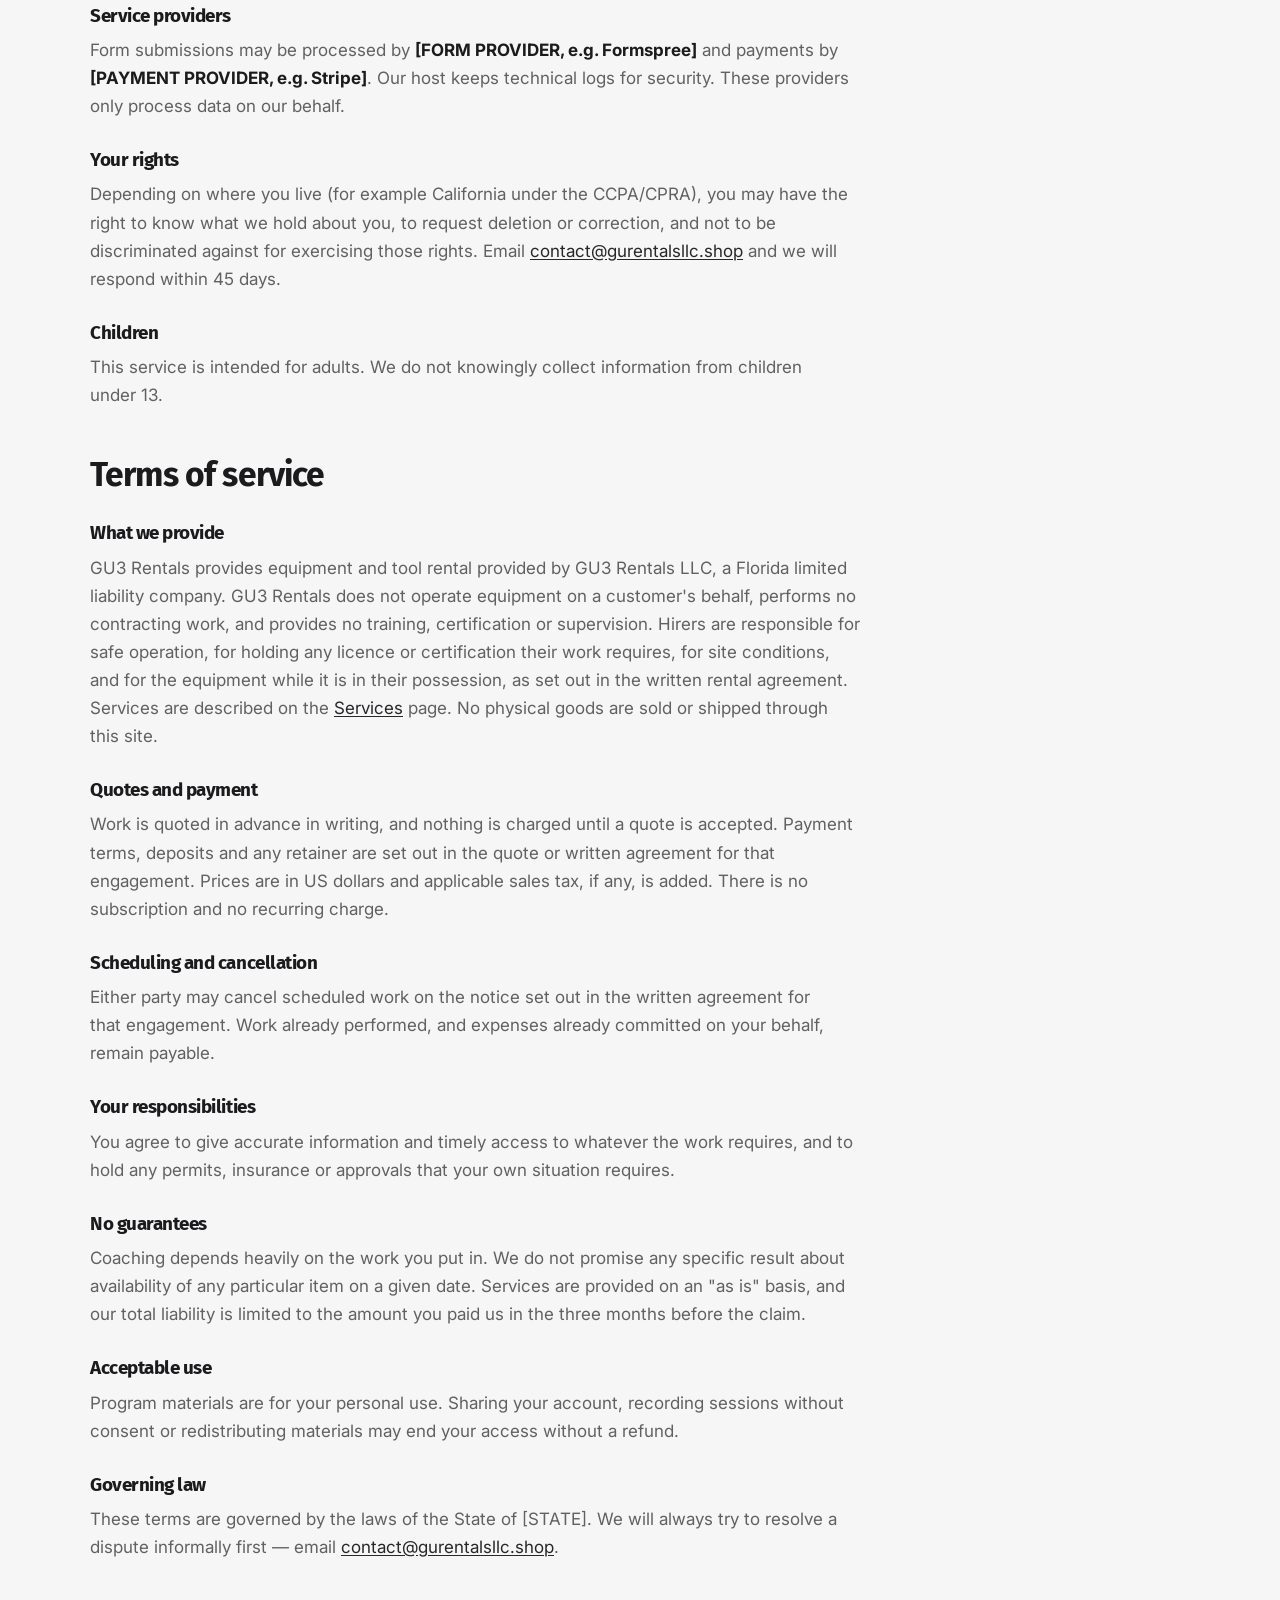
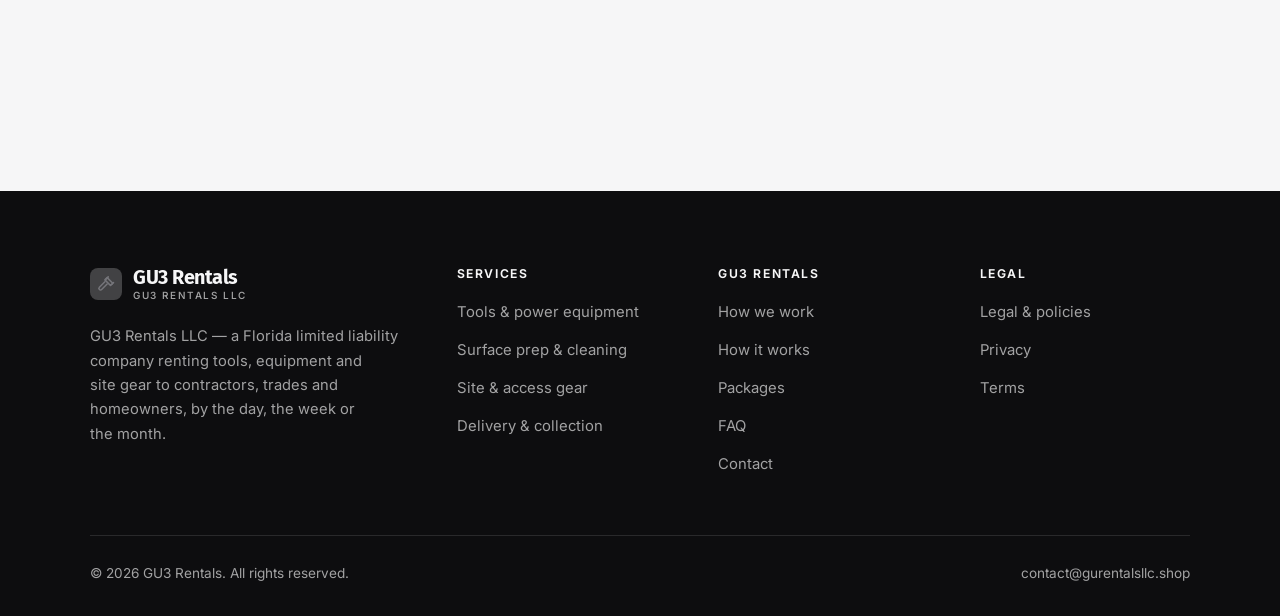
<file: legal.html>
<!DOCTYPE html>
<html lang="en" class="no-js">
<head>
<meta charset="utf-8">
<meta name="viewport" content="width=device-width, initial-scale=1">
<title>Legal, privacy and terms — GU3 Rentals</title>
<meta name="description" content="Business information, privacy policy and terms of service for GU3 Rentals.">
<meta name="robots" content="noindex">

<meta property="og:type" content="website">
<meta property="og:url" content="https://gurentalsllc.shop/legal.html">
<meta property="og:site_name" content="GU3 Rentals">
<meta property="og:locale" content="en_US">
<meta property="og:title" content="Legal, privacy and terms — GU3 Rentals">
<meta property="og:description" content="Business information, privacy policy and terms of service for GU3 Rentals.">
<meta name="theme-color" content="#0d0d0f">

<link rel="icon" href="assets/img/favicon.svg" type="image/svg+xml">
<link rel="preconnect" href="https://fonts.googleapis.com">
<link rel="preconnect" href="https://fonts.gstatic.com" crossorigin>
<link rel="stylesheet" href="https://fonts.googleapis.com/css2?family=Fira+Sans:wght@400;500;600;700&family=Inter:wght@400..700&display=swap">
<link rel="stylesheet" href="assets/css/style.css">

<!-- Thème appliqué avant le premier rendu (évite le flash) -->
<script>
document.documentElement.classList.remove('no-js');
(function(){try{var t=localStorage.getItem('site-theme');if(t){document.documentElement.setAttribute('data-theme',t);}}catch(e){}})();
</script>
</head>

<body>
<a class="skip-link" href="#main">Skip to main content</a>

<header class="site-header">
  <nav class="wrap nav" aria-label="Main navigation">
    <a class="brand" href="index.html">
      <svg class="brand__mark" viewBox="0 0 64 64" aria-hidden="true">
        <rect class="bm-bg" width="64" height="64" rx="16"/>
        <g class="bm-ic" transform="translate(14 14) scale(1.5)" fill="none" stroke-width="2.1" stroke-linecap="round" stroke-linejoin="round"><path d="M13.5 3.5 21 11l-3 3-7.5-7.5z"/><path d="M10.5 9 3.2 16.3a2.1 2.1 0 0 0 3 3L13.5 12"/><path d="M15 2.5 12 5.5M19.5 12.5 22 10"/></g>
      </svg>
      <span>GU3 Rentals<span class="brand__sub">GU3 Rentals LLC</span></span>
    </a>

    <ul class="nav__links" id="nav-links">
      <li><a href="index.html">Home</a></li>
      <li><a href="programs.html">Services</a></li>
      <li><a href="index.html#pricing">Packages</a></li>
      <li><a href="about.html">How we work</a></li>
      <li><a href="contact.html">Contact</a></li>
      <li><a class="btn btn--primary" href="contact.html">Check availability</a></li>
    </ul>

    <div class="nav__cta">
      <button class="theme-toggle" type="button" aria-label="Switch to dark theme">
        <svg class="icon-sun" viewBox="0 0 24 24" fill="none" stroke="currentColor" stroke-width="1.8" stroke-linecap="round" aria-hidden="true"><circle cx="12" cy="12" r="4"/><path d="M12 2v2m0 16v2M2 12h2m16 0h2M4.9 4.9l1.4 1.4m11.4 11.4 1.4 1.4M19.1 4.9l-1.4 1.4M6.3 17.7l-1.4 1.4"/></svg>
        <svg class="icon-moon" viewBox="0 0 24 24" fill="none" stroke="currentColor" stroke-width="1.8" stroke-linecap="round" stroke-linejoin="round" aria-hidden="true"><path d="M21 12.8A9 9 0 1 1 11.2 3a7 7 0 0 0 9.8 9.8z"/></svg>
      </button>
      <a class="btn btn--primary" href="contact.html">Check availability</a>
      <button class="nav__toggle" type="button" aria-expanded="false" aria-controls="nav-links" aria-label="Open menu">
        <svg class="icon-open" viewBox="0 0 24 24" fill="none" stroke="currentColor" stroke-width="2" stroke-linecap="round" aria-hidden="true"><path d="M3 6h18M3 12h18M3 18h18"/></svg>
        <svg class="icon-close" viewBox="0 0 24 24" fill="none" stroke="currentColor" stroke-width="2" stroke-linecap="round" aria-hidden="true"><path d="M6 6l12 12M18 6L6 18"/></svg>
      </button>
    </div>
  </nav>
</header>

<main id="main">

<section class="page-head">
  <div class="wrap">
    <nav class="breadcrumb" aria-label="Breadcrumb">
      <a href="index.html">Home</a><span>/</span><span aria-current="page">Legal &amp; policies</span>
    </nav>
    <h1>Legal, privacy and terms</h1>
    <p>Last updated: <time datetime="2026-10-03">October 3, 2026</time></p>
  </div>
</section>

<section class="section wrap">
  <div class="prose">

    <!--
      TO DO: this is a skeleton, not legal advice. Replace every [BRACKET] with
      your real details before selling, and have a lawyer review it if you can.
      Consumer protection rules differ by state.
    -->

    <h2 id="business">Business information</h2>
    <p>
      gurentalsllc.shop is operated by <strong>[LEGAL NAME]</strong>, a [sole proprietorship / LLC / corporation]
      registered in [STATE].
    </p>
    <ul>
      <li>Mailing address: [BUSINESS ADDRESS]</li>
      <li>Email: <a href="mailto:contact@gurentalsllc.shop">contact@gurentalsllc.shop</a></li>
      <li>Owner: [YOUR NAME]</li>
      <li>EIN (if applicable): [EIN]</li>
    </ul>

    <h3>Hosting</h3>
    <p>
      This site is hosted by <strong>GitHub Pages</strong> (GitHub, Inc., 88 Colin P. Kelly Jr. Street,
      San Francisco, CA 94107). The domain is registered through Namecheap, Inc.
    </p>

    <h3>Intellectual property</h3>
    <p>
      All content on this site — text, illustrations, branding and coaching materials — is protected by
      copyright. You may not reproduce or redistribute it without written permission. Work you create during
      the program stays yours.
    </p>

    <h2 id="privacy">Privacy policy</h2>
    <p>
      We collect the minimum needed to answer you and deliver the coaching. We never sell your personal
      information, and we do not share it for cross-context behavioral advertising.
    </p>
    <h3>What we collect</h3>
    <ul>
      <li><strong>Contact form</strong>: name, email address, the program and level you select, and your message.</li>
      <li><strong>Clients</strong>: the work and recordings you send, written exchanges, and session history.</li>
      <li><strong>No analytics or advertising cookies</strong> are set by this site.</li>
    </ul>
    <p>
      The only thing stored in your browser is a display preference (light or dark theme). It never reaches us.
    </p>
    <h3>Why we keep it, and for how long</h3>
    <ul>
      <li>Replying to an inquiry: kept for 12 months.</li>
      <li>Delivering coaching: kept for the length of the engagement, then 3 years.</li>
      <li>Tax and accounting records: kept as long as the law requires, generally 7 years.</li>
    </ul>
    <h3>Service providers</h3>
    <p>
      Form submissions may be processed by <strong>[FORM PROVIDER, e.g. Formspree]</strong> and payments by
      <strong>[PAYMENT PROVIDER, e.g. Stripe]</strong>. Our host keeps technical logs for security. These
      providers only process data on our behalf.
    </p>
    <h3>Your rights</h3>
    <p>
      Depending on where you live (for example California under the CCPA/CPRA), you may have the right to
      know what we hold about you, to request deletion or correction, and not to be discriminated against for
      exercising those rights. Email <a href="mailto:contact@gurentalsllc.shop">contact@gurentalsllc.shop</a> and we will respond within 45 days.
    </p>
    <h3>Children</h3>
    <p>
      This service is intended for adults. We do not knowingly collect information from children under 13.
    </p>

    <h2 id="terms">Terms of service</h2>
    <h3>What we provide</h3>
    <p>
      GU3 Rentals provides equipment and tool rental provided by GU3 Rentals LLC, a Florida limited liability company. GU3 Rentals does not operate equipment on a customer's behalf, performs no contracting work, and provides no training, certification or supervision. Hirers are responsible for safe operation, for holding any licence or certification their work requires, for site conditions, and for the equipment while it is in their possession, as set out in the written rental agreement. Services are described on the
      <a href="programs.html">Services</a> page. No physical goods are sold or shipped through this site.
    </p>
    <h3>Quotes and payment</h3>
    <p>
      Work is quoted in advance in writing, and nothing is charged until a quote is accepted. Payment terms,
      deposits and any retainer are set out in the quote or written agreement for that engagement. Prices are in
      US dollars and applicable sales tax, if any, is added. There is no subscription and no recurring charge.
    </p>
    <h3>Scheduling and cancellation</h3>
    <p>
      Either party may cancel scheduled work on the notice set out in the written agreement for that engagement.
      Work already performed, and expenses already committed on your behalf, remain payable.
    </p>
    <h3>Your responsibilities</h3>
    <p>
      You agree to give accurate information and timely access to whatever the work requires, and to hold any
      permits, insurance or approvals that your own situation requires.
    </p>

    <h3>No guarantees</h3>
    <p>
      Coaching depends heavily on the work you put in. We do not promise any specific result
      about availability of any particular item on a given date. Services are provided on an "as is" basis, and our total
      liability is limited to the amount you paid us in the three months before the claim.
    </p>
    <h3>Acceptable use</h3>
    <p>
      Program materials are for your personal use. Sharing your account, recording sessions without consent
      or redistributing materials may end your access without a refund.
    </p>
    <h3>Governing law</h3>
    <p>
      These terms are governed by the laws of the State of [STATE]. We will always try to resolve a dispute
      informally first — email <a href="mailto:contact@gurentalsllc.shop">contact@gurentalsllc.shop</a>.
    </p>

  </div>
</section>

</main>

<footer class="site-footer">
  <div class="wrap">
    <div class="footer__grid">
      <div class="footer__brand">
        <a class="brand" href="index.html">
          <svg class="brand__mark" viewBox="0 0 64 64" aria-hidden="true">
        <rect class="bm-bg" width="64" height="64" rx="16"/>
        <g class="bm-ic" transform="translate(14 14) scale(1.5)" fill="none" stroke-width="2.1" stroke-linecap="round" stroke-linejoin="round"><path d="M13.5 3.5 21 11l-3 3-7.5-7.5z"/><path d="M10.5 9 3.2 16.3a2.1 2.1 0 0 0 3 3L13.5 12"/><path d="M15 2.5 12 5.5M19.5 12.5 22 10"/></g>
      </svg>
          <span>GU3 Rentals<span class="brand__sub">GU3 Rentals LLC</span></span>
        </a>
        <p>GU3 Rentals LLC — a Florida limited liability company renting tools, equipment and site gear to contractors, trades and homeowners, by the day, the week or the month.</p>
      </div>

      <div class="footer__col">
        <h4>Services</h4>
        <ul>
          <li><a href="programs.html#tools">Tools &amp; power equipment</a></li>
          <li><a href="programs.html#surface">Surface prep &amp; cleaning</a></li>
          <li><a href="programs.html#site">Site &amp; access gear</a></li>
          <li><a href="programs.html#delivery">Delivery &amp; collection</a></li>
        </ul>
      </div>

      <div class="footer__col">
        <h4>GU3 Rentals</h4>
        <ul>
          <li><a href="about.html">How we work</a></li>
          <li><a href="index.html#how-it-works">How it works</a></li>
          <li><a href="index.html#pricing">Packages</a></li>
          <li><a href="index.html#faq">FAQ</a></li>
          <li><a href="contact.html">Contact</a></li>
        </ul>
      </div>

      <div class="footer__col">
        <h4>Legal</h4>
        <ul>
          <li><a href="legal.html">Legal &amp; policies</a></li>
          <li><a href="legal.html#privacy">Privacy</a></li>
          <li><a href="legal.html#terms">Terms</a></li>
        </ul>
      </div>
    </div>

    <div class="footer__bottom">
      <p>© <span data-year>2026</span> GU3 Rentals. All rights reserved.</p>
      <p><a href="mailto:contact@gurentalsllc.shop">contact@gurentalsllc.shop</a></p>
    </div>
  </div>
</footer>

<script src="assets/js/main.js" defer></script>
</body>
</html>
</file>
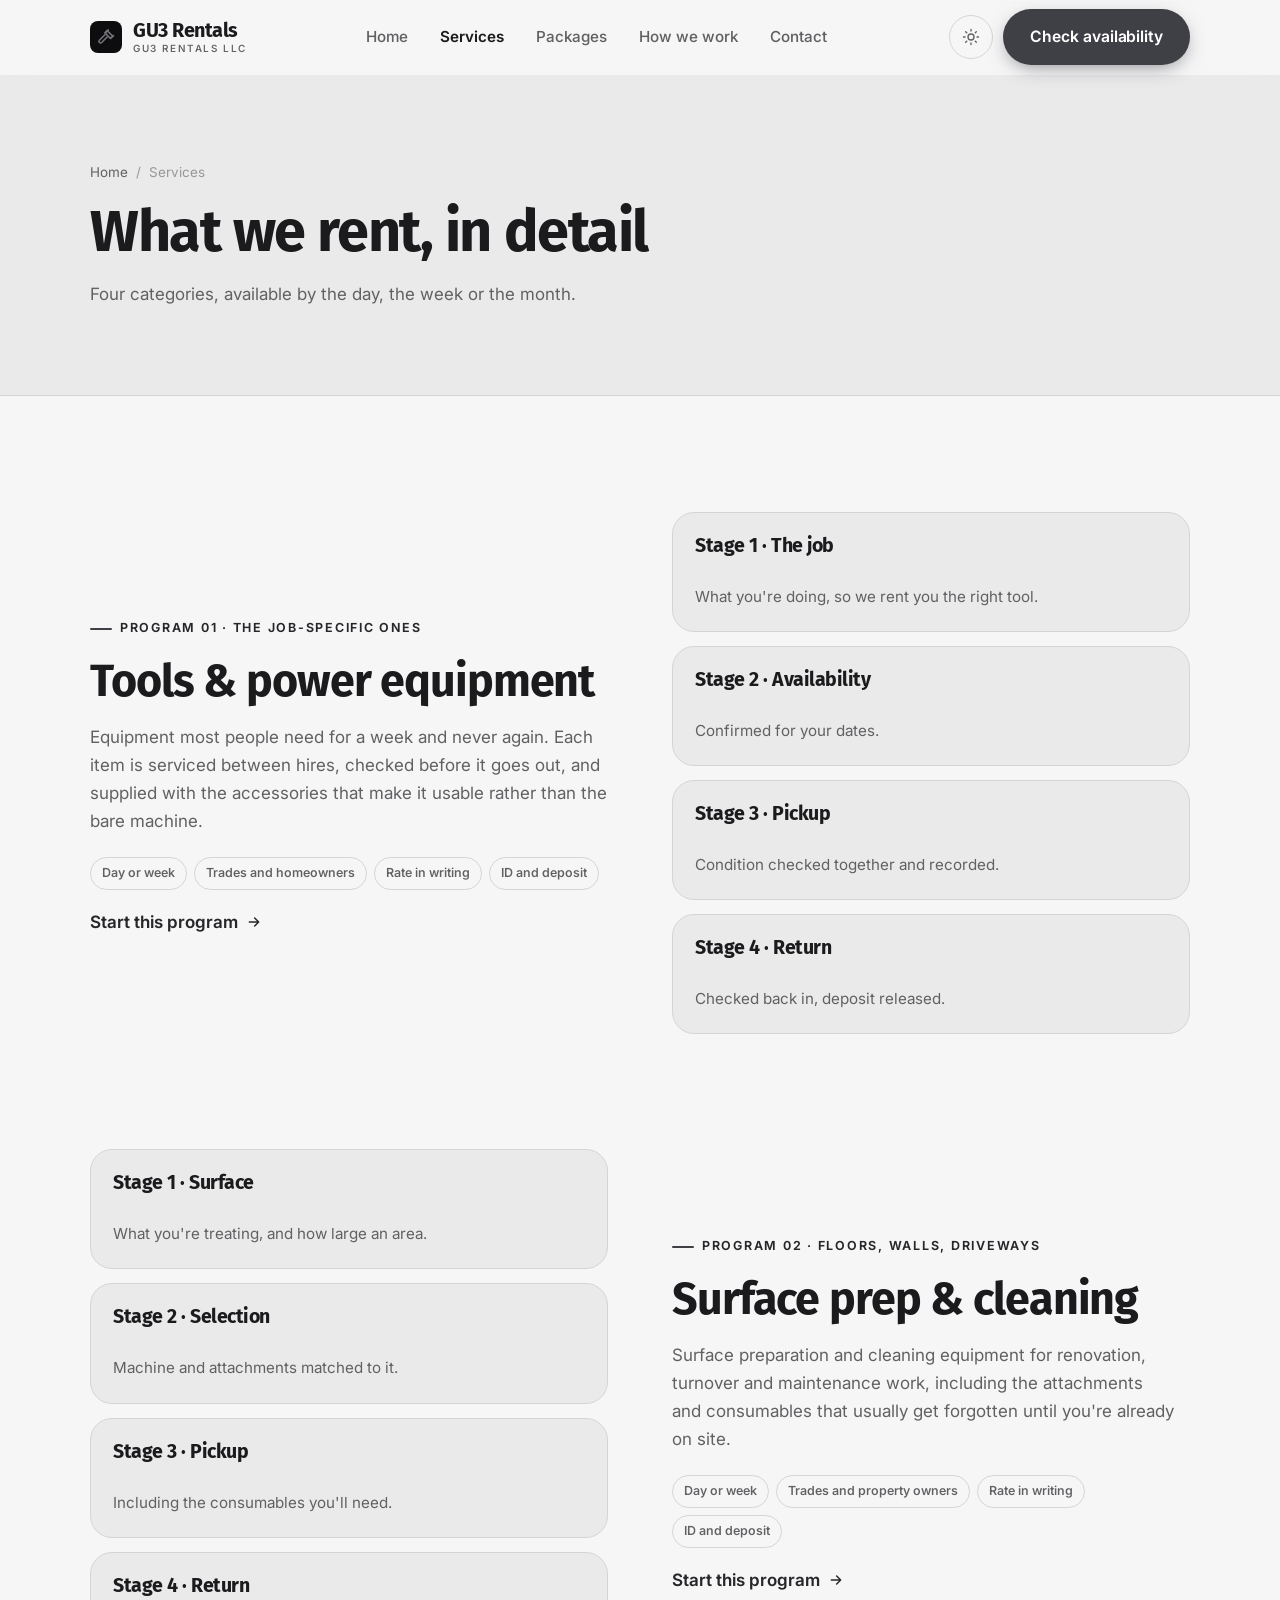
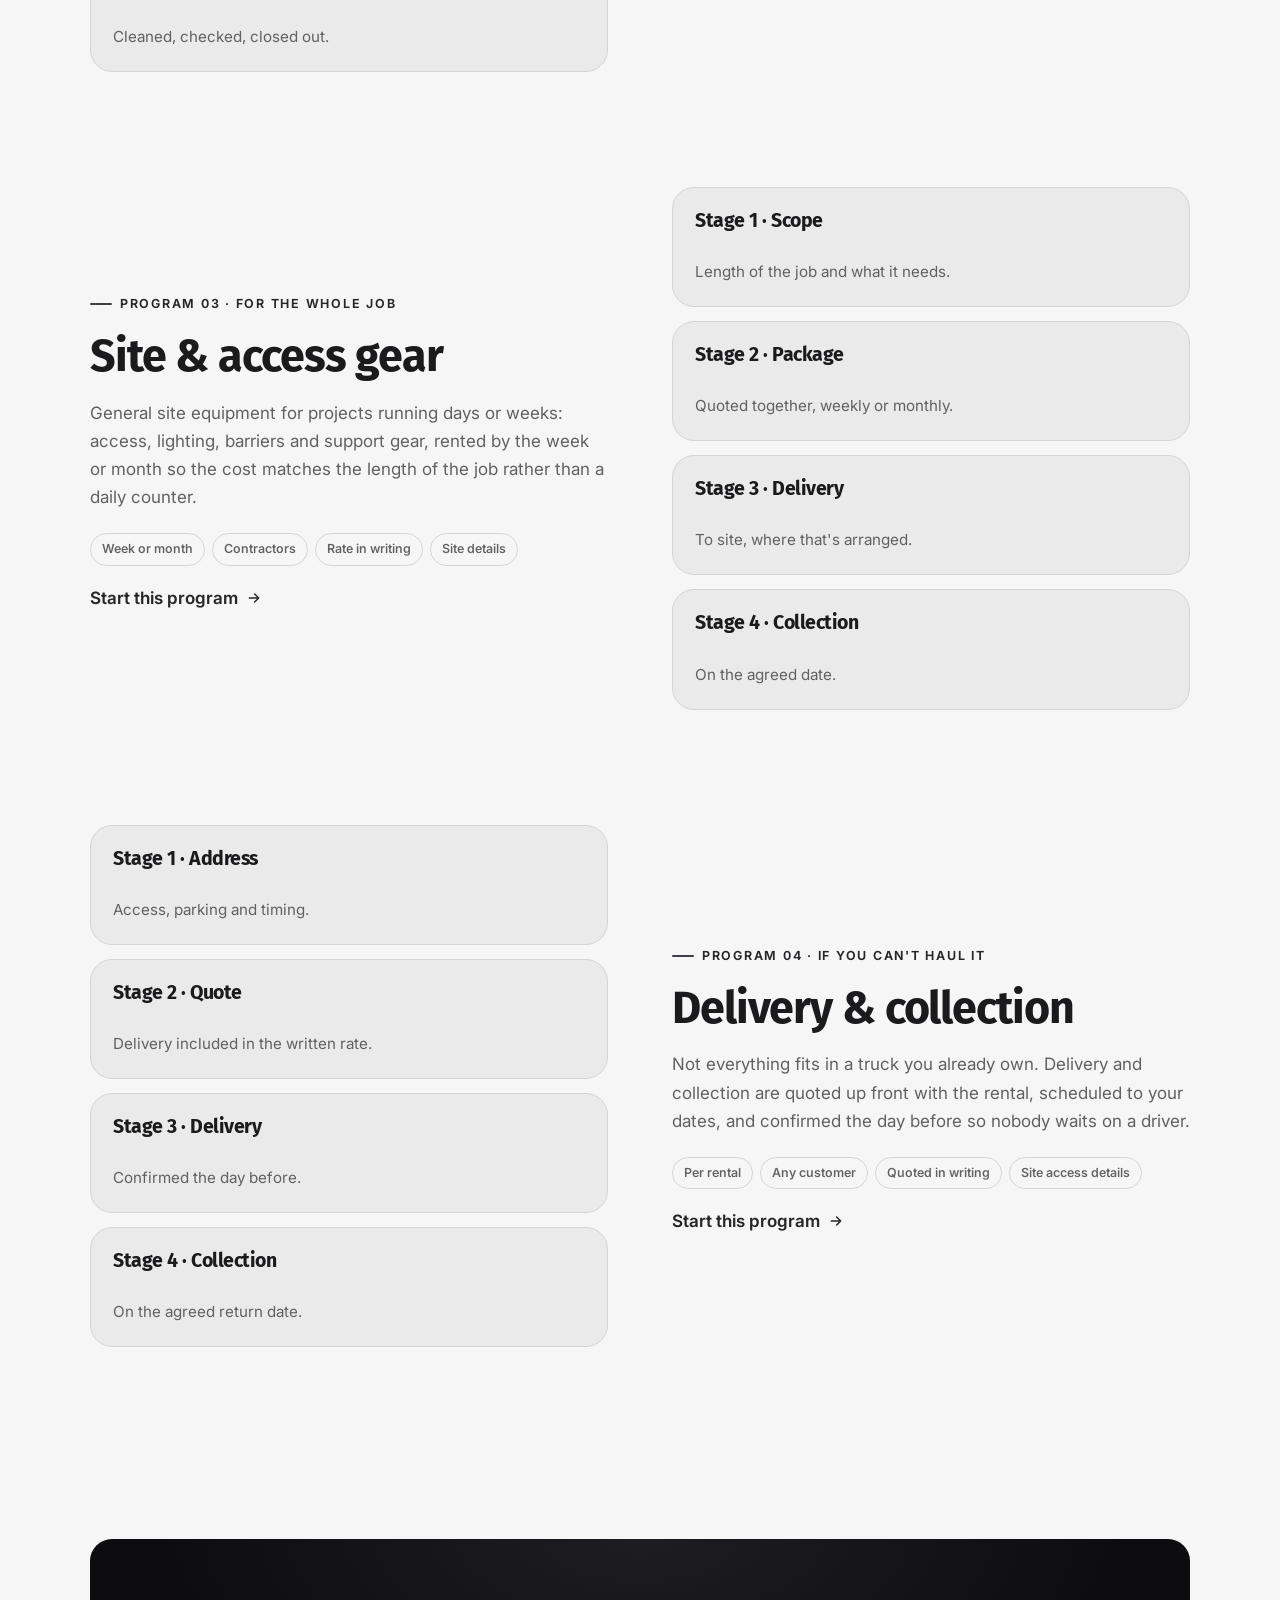
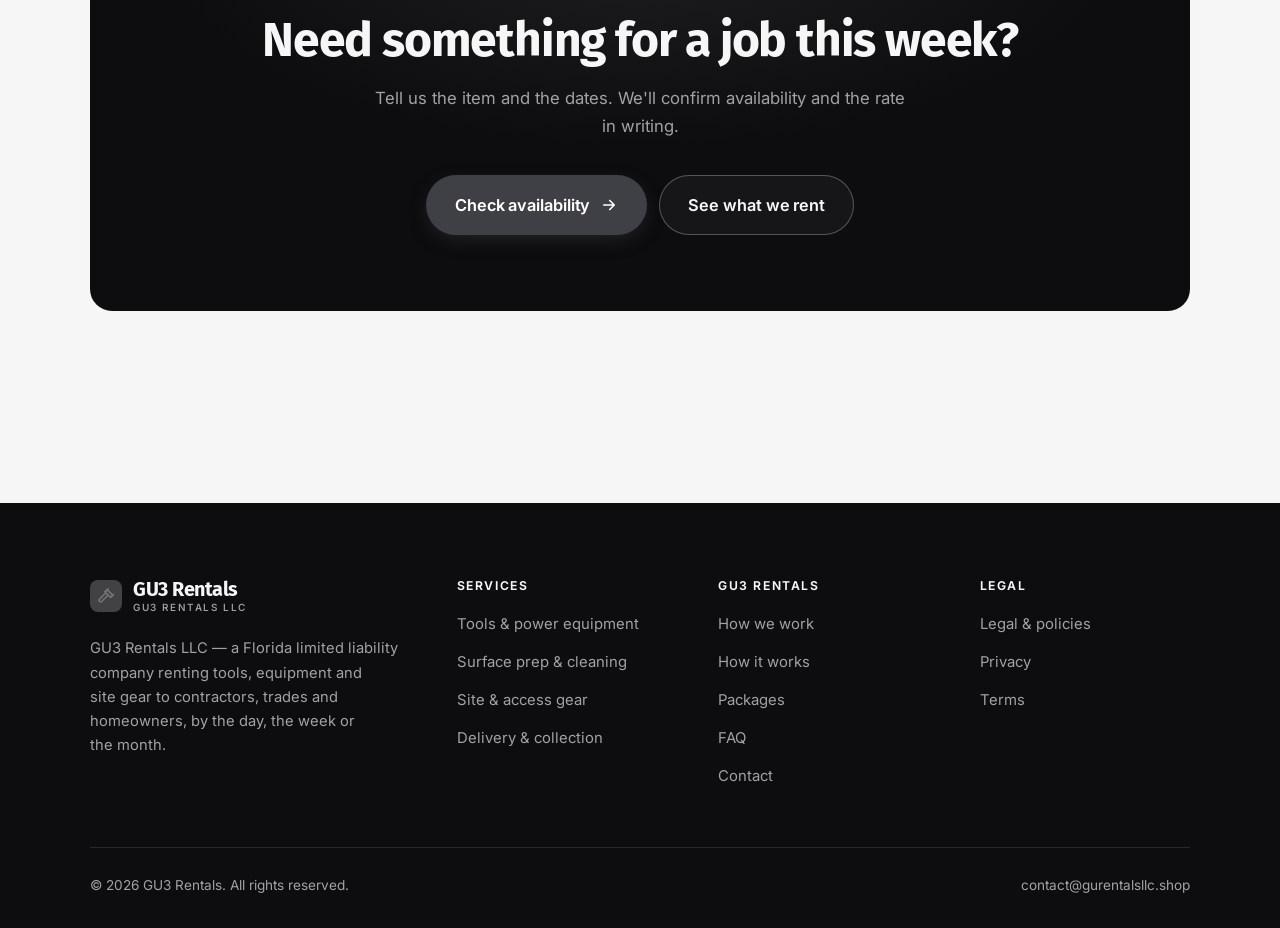
<file: programs.html>
<!DOCTYPE html>
<html lang="en" class="no-js">
<head>
<meta charset="utf-8">
<meta name="viewport" content="width=device-width, initial-scale=1">
<title>Services — GU3 Rentals</title>
<meta name="description" content="Rental categories at GU3 Rentals LLC: tools and power equipment, surface prep and cleaning, site and access gear, delivery and collection.">
<link rel="canonical" href="https://gurentalsllc.shop/programs.html">

<meta property="og:type" content="website">
<meta property="og:url" content="https://gurentalsllc.shop/programs.html">
<meta property="og:site_name" content="GU3 Rentals">
<meta property="og:locale" content="en_US">
<meta property="og:title" content="Services — GU3 Rentals">
<meta property="og:description" content="Rental categories at GU3 Rentals LLC: tools and power equipment, surface prep and cleaning, site and access gear, delivery and collection.">
<meta name="theme-color" content="#0d0d0f">

<link rel="icon" href="assets/img/favicon.svg" type="image/svg+xml">
<link rel="preconnect" href="https://fonts.googleapis.com">
<link rel="preconnect" href="https://fonts.gstatic.com" crossorigin>
<link rel="stylesheet" href="https://fonts.googleapis.com/css2?family=Fira+Sans:wght@400;500;600;700&family=Inter:wght@400..700&display=swap">
<link rel="stylesheet" href="assets/css/style.css">

<!-- Thème appliqué avant le premier rendu (évite le flash) -->
<script>
document.documentElement.classList.remove('no-js');
(function(){try{var t=localStorage.getItem('site-theme');if(t){document.documentElement.setAttribute('data-theme',t);}}catch(e){}})();
</script>
</head>

<body>
<a class="skip-link" href="#main">Skip to main content</a>

<header class="site-header">
  <nav class="wrap nav" aria-label="Main navigation">
    <a class="brand" href="index.html">
      <svg class="brand__mark" viewBox="0 0 64 64" aria-hidden="true">
        <rect class="bm-bg" width="64" height="64" rx="16"/>
        <g class="bm-ic" transform="translate(14 14) scale(1.5)" fill="none" stroke-width="2.1" stroke-linecap="round" stroke-linejoin="round"><path d="M13.5 3.5 21 11l-3 3-7.5-7.5z"/><path d="M10.5 9 3.2 16.3a2.1 2.1 0 0 0 3 3L13.5 12"/><path d="M15 2.5 12 5.5M19.5 12.5 22 10"/></g>
      </svg>
      <span>GU3 Rentals<span class="brand__sub">GU3 Rentals LLC</span></span>
    </a>

    <ul class="nav__links" id="nav-links">
      <li><a href="index.html">Home</a></li>
      <li><a href="programs.html" aria-current="page">Services</a></li>
      <li><a href="index.html#pricing">Packages</a></li>
      <li><a href="about.html">How we work</a></li>
      <li><a href="contact.html">Contact</a></li>
      <li><a class="btn btn--primary" href="contact.html">Check availability</a></li>
    </ul>

    <div class="nav__cta">
      <button class="theme-toggle" type="button" aria-label="Switch to dark theme">
        <svg class="icon-sun" viewBox="0 0 24 24" fill="none" stroke="currentColor" stroke-width="1.8" stroke-linecap="round" aria-hidden="true"><circle cx="12" cy="12" r="4"/><path d="M12 2v2m0 16v2M2 12h2m16 0h2M4.9 4.9l1.4 1.4m11.4 11.4 1.4 1.4M19.1 4.9l-1.4 1.4M6.3 17.7l-1.4 1.4"/></svg>
        <svg class="icon-moon" viewBox="0 0 24 24" fill="none" stroke="currentColor" stroke-width="1.8" stroke-linecap="round" stroke-linejoin="round" aria-hidden="true"><path d="M21 12.8A9 9 0 1 1 11.2 3a7 7 0 0 0 9.8 9.8z"/></svg>
      </button>
      <a class="btn btn--primary" href="contact.html">Check availability</a>
      <button class="nav__toggle" type="button" aria-expanded="false" aria-controls="nav-links" aria-label="Open menu">
        <svg class="icon-open" viewBox="0 0 24 24" fill="none" stroke="currentColor" stroke-width="2" stroke-linecap="round" aria-hidden="true"><path d="M3 6h18M3 12h18M3 18h18"/></svg>
        <svg class="icon-close" viewBox="0 0 24 24" fill="none" stroke="currentColor" stroke-width="2" stroke-linecap="round" aria-hidden="true"><path d="M6 6l12 12M18 6L6 18"/></svg>
      </button>
    </div>
  </nav>
</header>

<main id="main">

<section class="page-head">
  <div class="wrap">
    <nav class="breadcrumb" aria-label="Breadcrumb">
      <a href="index.html">Home</a><span>/</span><span aria-current="page">Services</span>
    </nav>
    <h1>What we rent, in detail</h1>
    <p>Four categories, available by the day, the week or the month.</p>
  </div>
</section>

<section class="section wrap" id="tools">
  <div class="split reveal">
    <div>
      <span class="eyebrow">Program 01 · The job-specific ones</span>
      <h2>Tools &amp; power equipment</h2>
      <p>Equipment most people need for a week and never again. Each item is serviced between hires, checked before it goes out, and supplied with the accessories that make it usable rather than the bare machine.</p>
      <ul class="tags"><li>Day or week</li><li>Trades and homeowners</li><li>Rate in writing</li><li>ID and deposit</li></ul>
      <p><a class="arrow-link" href="contact.html">Start this program <svg viewBox="0 0 24 24" fill="none" stroke="currentColor" stroke-width="2.2" stroke-linecap="round" stroke-linejoin="round" aria-hidden="true"><path d="M5 12h14M13 6l6 6-6 6"/></svg></a></p>
    </div>
    <div class="grid grid--2 grid--tight">
      <article class="card card--sm">
        <h3>Stage 1 · The job</h3>
        <p>What you're doing, so we rent you the right tool.</p>
      </article>
      <article class="card card--sm">
        <h3>Stage 2 · Availability</h3>
        <p>Confirmed for your dates.</p>
      </article>
      <article class="card card--sm">
        <h3>Stage 3 · Pickup</h3>
        <p>Condition checked together and recorded.</p>
      </article>
      <article class="card card--sm">
        <h3>Stage 4 · Return</h3>
        <p>Checked back in, deposit released.</p>
      </article>
    </div>
  </div>
</section>

<section class="section section--flush wrap" id="surface">
  <div class="split reveal">
    <div class="grid grid--2 grid--tight">
      <article class="card card--sm">
        <h3>Stage 1 · Surface</h3>
        <p>What you're treating, and how large an area.</p>
      </article>
      <article class="card card--sm">
        <h3>Stage 2 · Selection</h3>
        <p>Machine and attachments matched to it.</p>
      </article>
      <article class="card card--sm">
        <h3>Stage 3 · Pickup</h3>
        <p>Including the consumables you'll need.</p>
      </article>
      <article class="card card--sm">
        <h3>Stage 4 · Return</h3>
        <p>Cleaned, checked, closed out.</p>
      </article>
    </div>
    <div>
      <span class="eyebrow">Program 02 · Floors, walls, driveways</span>
      <h2>Surface prep &amp; cleaning</h2>
      <p>Surface preparation and cleaning equipment for renovation, turnover and maintenance work, including the attachments and consumables that usually get forgotten until you're already on site.</p>
      <ul class="tags"><li>Day or week</li><li>Trades and property owners</li><li>Rate in writing</li><li>ID and deposit</li></ul>
      <p><a class="arrow-link" href="contact.html">Start this program <svg viewBox="0 0 24 24" fill="none" stroke="currentColor" stroke-width="2.2" stroke-linecap="round" stroke-linejoin="round" aria-hidden="true"><path d="M5 12h14M13 6l6 6-6 6"/></svg></a></p>
    </div>
  </div>
</section>

<section class="section section--flush wrap" id="site">
  <div class="split reveal">
    <div>
      <span class="eyebrow">Program 03 · For the whole job</span>
      <h2>Site &amp; access gear</h2>
      <p>General site equipment for projects running days or weeks: access, lighting, barriers and support gear, rented by the week or month so the cost matches the length of the job rather than a daily counter.</p>
      <ul class="tags"><li>Week or month</li><li>Contractors</li><li>Rate in writing</li><li>Site details</li></ul>
      <p><a class="arrow-link" href="contact.html">Start this program <svg viewBox="0 0 24 24" fill="none" stroke="currentColor" stroke-width="2.2" stroke-linecap="round" stroke-linejoin="round" aria-hidden="true"><path d="M5 12h14M13 6l6 6-6 6"/></svg></a></p>
    </div>
    <div class="grid grid--2 grid--tight">
      <article class="card card--sm">
        <h3>Stage 1 · Scope</h3>
        <p>Length of the job and what it needs.</p>
      </article>
      <article class="card card--sm">
        <h3>Stage 2 · Package</h3>
        <p>Quoted together, weekly or monthly.</p>
      </article>
      <article class="card card--sm">
        <h3>Stage 3 · Delivery</h3>
        <p>To site, where that's arranged.</p>
      </article>
      <article class="card card--sm">
        <h3>Stage 4 · Collection</h3>
        <p>On the agreed date.</p>
      </article>
    </div>
  </div>
</section>

<section class="section section--flush wrap" id="delivery">
  <div class="split reveal">
    <div class="grid grid--2 grid--tight">
      <article class="card card--sm">
        <h3>Stage 1 · Address</h3>
        <p>Access, parking and timing.</p>
      </article>
      <article class="card card--sm">
        <h3>Stage 2 · Quote</h3>
        <p>Delivery included in the written rate.</p>
      </article>
      <article class="card card--sm">
        <h3>Stage 3 · Delivery</h3>
        <p>Confirmed the day before.</p>
      </article>
      <article class="card card--sm">
        <h3>Stage 4 · Collection</h3>
        <p>On the agreed return date.</p>
      </article>
    </div>
    <div>
      <span class="eyebrow">Program 04 · If you can't haul it</span>
      <h2>Delivery &amp; collection</h2>
      <p>Not everything fits in a truck you already own. Delivery and collection are quoted up front with the rental, scheduled to your dates, and confirmed the day before so nobody waits on a driver.</p>
      <ul class="tags"><li>Per rental</li><li>Any customer</li><li>Quoted in writing</li><li>Site access details</li></ul>
      <p><a class="arrow-link" href="contact.html">Start this program <svg viewBox="0 0 24 24" fill="none" stroke="currentColor" stroke-width="2.2" stroke-linecap="round" stroke-linejoin="round" aria-hidden="true"><path d="M5 12h14M13 6l6 6-6 6"/></svg></a></p>
    </div>
  </div>
</section>

<section class="wrap section--tight">
  <div class="cta-band reveal">
    <h2>Need something for a job this week?</h2>
    <p>Tell us the item and the dates. We'll confirm availability and the rate in writing.</p>
    <div class="hero__actions">
      <a class="btn btn--primary btn--lg" href="contact.html">Check availability <svg viewBox="0 0 24 24" fill="none" stroke="currentColor" stroke-width="2.2" stroke-linecap="round" stroke-linejoin="round" aria-hidden="true"><path d="M5 12h14M13 6l6 6-6 6"/></svg></a>
      <a class="btn btn--on-dark btn--lg" href="programs.html">See what we rent</a>
    </div>
  </div>
</section>

</main>

<footer class="site-footer">
  <div class="wrap">
    <div class="footer__grid">
      <div class="footer__brand">
        <a class="brand" href="index.html">
          <svg class="brand__mark" viewBox="0 0 64 64" aria-hidden="true">
        <rect class="bm-bg" width="64" height="64" rx="16"/>
        <g class="bm-ic" transform="translate(14 14) scale(1.5)" fill="none" stroke-width="2.1" stroke-linecap="round" stroke-linejoin="round"><path d="M13.5 3.5 21 11l-3 3-7.5-7.5z"/><path d="M10.5 9 3.2 16.3a2.1 2.1 0 0 0 3 3L13.5 12"/><path d="M15 2.5 12 5.5M19.5 12.5 22 10"/></g>
      </svg>
          <span>GU3 Rentals<span class="brand__sub">GU3 Rentals LLC</span></span>
        </a>
        <p>GU3 Rentals LLC — a Florida limited liability company renting tools, equipment and site gear to contractors, trades and homeowners, by the day, the week or the month.</p>
      </div>

      <div class="footer__col">
        <h4>Services</h4>
        <ul>
          <li><a href="programs.html#tools">Tools &amp; power equipment</a></li>
          <li><a href="programs.html#surface">Surface prep &amp; cleaning</a></li>
          <li><a href="programs.html#site">Site &amp; access gear</a></li>
          <li><a href="programs.html#delivery">Delivery &amp; collection</a></li>
        </ul>
      </div>

      <div class="footer__col">
        <h4>GU3 Rentals</h4>
        <ul>
          <li><a href="about.html">How we work</a></li>
          <li><a href="index.html#how-it-works">How it works</a></li>
          <li><a href="index.html#pricing">Packages</a></li>
          <li><a href="index.html#faq">FAQ</a></li>
          <li><a href="contact.html">Contact</a></li>
        </ul>
      </div>

      <div class="footer__col">
        <h4>Legal</h4>
        <ul>
          <li><a href="legal.html">Legal &amp; policies</a></li>
          <li><a href="legal.html#privacy">Privacy</a></li>
          <li><a href="legal.html#terms">Terms</a></li>
        </ul>
      </div>
    </div>

    <div class="footer__bottom">
      <p>© <span data-year>2026</span> GU3 Rentals. All rights reserved.</p>
      <p><a href="mailto:contact@gurentalsllc.shop">contact@gurentalsllc.shop</a></p>
    </div>
  </div>
</footer>

<script src="assets/js/main.js" defer></script>
</body>
</html>
</file>
<file: assets/css/style.css>
/* GU3 Rentals — couleurs et polices de la marque.
   Modifier ces valeurs suffit à changer l'identité visuelle de tout le site. */
:root {
  --c-accent:    #3f3f46;
  --c-on-accent: #ffffff;
  --c-ink:       #0d0d0f;
  --c-paper:     #f6f6f7;

  --accent-ink-light: #27272a;
  --accent-on-dark:   color-mix(in srgb, var(--c-accent) 72%, white);

  --font-display: "Fira Sans", system-ui, -apple-system, "Segoe UI", sans-serif;
  --font-body: "Inter", system-ui, -apple-system, "Segoe UI", sans-serif;
  --display-weight: 700;
  --display-tracking: -.025em;
}

/* ==========================================================================
   Feuille de style commune aux sites de coaching
   Les couleurs de marque (--c-accent, --c-on-accent, --c-ink, --c-paper) et
   les polices sont définies juste au-dessus, par site. Tout le reste en dérive.
   ========================================================================== */

/* --------------------------------------------------------------------------
   1. Tokens dérivés
   -------------------------------------------------------------------------- */

:root {
  /* Thème clair */
  --paper:      var(--c-paper);
  --paper-2:    color-mix(in srgb, var(--c-paper) 95%, var(--c-ink));
  --paper-3:    color-mix(in srgb, var(--c-paper) 89%, var(--c-ink));
  --line:       color-mix(in srgb, var(--c-paper) 86%, var(--c-ink));
  --text:       color-mix(in srgb, var(--c-ink) 94%, var(--c-paper));
  --muted:      color-mix(in srgb, var(--c-ink) 64%, var(--c-paper));
  --accent:     var(--c-accent);
  --accent-600: color-mix(in srgb, var(--c-accent) 86%, black);
  --accent-ink: var(--accent-ink-light);
  --on-accent:  var(--c-on-accent);
  --ink:        var(--c-ink);
  --ink-soft:   color-mix(in srgb, var(--c-ink) 90%, white);
  --on-ink:     var(--c-paper);
  --on-ink-mut: color-mix(in srgb, var(--c-paper) 64%, var(--c-ink));
  --brand-bg:   var(--c-ink);

  /* Rayons */
  --r-sm: 8px;
  --r-md: 14px;
  --r-lg: 22px;
  --r-full: 999px;

  /* Ombres */
  --sh-1: 0 1px 2px rgba(0, 0, 0, .05), 0 2px 8px rgba(0, 0, 0, .04);
  --sh-2: 0 2px 4px rgba(0, 0, 0, .05), 0 12px 32px rgba(0, 0, 0, .09);
  --sh-3: 0 4px 8px rgba(0, 0, 0, .06), 0 24px 56px rgba(0, 0, 0, .14);

  /* Rythme */
  --gutter: clamp(16px, 4vw, 40px);
  --maxw: 1180px;
  --section-y: clamp(64px, 9vw, 124px);

  --ease: cubic-bezier(.22, .61, .36, 1);
}

/* Thème sombre — suit le système, sauf si l'utilisateur a choisi « clair » */
@media (prefers-color-scheme: dark) {
  :root:not([data-theme="light"]) {
    --paper:      var(--c-ink);
    --paper-2:    color-mix(in srgb, var(--c-ink) 92%, white);
    --paper-3:    color-mix(in srgb, var(--c-ink) 86%, white);
    --line:       color-mix(in srgb, var(--c-ink) 80%, white);
    --text:       color-mix(in srgb, var(--c-paper) 94%, var(--c-ink));
    --muted:      color-mix(in srgb, var(--c-paper) 66%, var(--c-ink));
    --accent-ink: var(--accent-on-dark);
    --ink:        color-mix(in srgb, var(--c-ink) 72%, black);
    --brand-bg:   color-mix(in srgb, var(--c-ink) 80%, white);
    --sh-1: 0 1px 2px rgba(0, 0, 0, .4), 0 2px 8px rgba(0, 0, 0, .3);
    --sh-2: 0 2px 4px rgba(0, 0, 0, .4), 0 12px 32px rgba(0, 0, 0, .45);
    --sh-3: 0 4px 8px rgba(0, 0, 0, .45), 0 24px 56px rgba(0, 0, 0, .55);
  }
}

/* Thème sombre — choix explicite */
:root[data-theme="dark"] {
  --paper:      var(--c-ink);
  --paper-2:    color-mix(in srgb, var(--c-ink) 92%, white);
  --paper-3:    color-mix(in srgb, var(--c-ink) 86%, white);
  --line:       color-mix(in srgb, var(--c-ink) 80%, white);
  --text:       color-mix(in srgb, var(--c-paper) 94%, var(--c-ink));
  --muted:      color-mix(in srgb, var(--c-paper) 66%, var(--c-ink));
  --accent-ink: var(--accent-on-dark);
  --ink:        color-mix(in srgb, var(--c-ink) 72%, black);
  --brand-bg:   color-mix(in srgb, var(--c-ink) 80%, white);
  --sh-1: 0 1px 2px rgba(0, 0, 0, .4), 0 2px 8px rgba(0, 0, 0, .3);
  --sh-2: 0 2px 4px rgba(0, 0, 0, .4), 0 12px 32px rgba(0, 0, 0, .45);
  --sh-3: 0 4px 8px rgba(0, 0, 0, .45), 0 24px 56px rgba(0, 0, 0, .55);
}

/* --------------------------------------------------------------------------
   2. Reset / base
   -------------------------------------------------------------------------- */

*, *::before, *::after { box-sizing: border-box; }

* { margin: 0; }

html {
  -webkit-text-size-adjust: 100%;
  scroll-behavior: smooth;
  scroll-padding-top: 88px;
}

body {
  background: var(--paper);
  color: var(--text);
  font-family: var(--font-body);
  font-size: 17px;
  line-height: 1.65;
  -webkit-font-smoothing: antialiased;
  text-rendering: optimizeLegibility;
  overflow-x: hidden;
}

img, svg, video { display: block; max-width: 100%; height: auto; }

a { color: inherit; text-decoration: none; }

button, input, textarea, select { font: inherit; color: inherit; }

h1, h2, h3, h4 {
  font-family: var(--font-display);
  font-weight: var(--display-weight);
  line-height: 1.08;
  letter-spacing: var(--display-tracking);
  text-wrap: balance;
}

p { text-wrap: pretty; }

:focus-visible {
  outline: 3px solid var(--accent);
  outline-offset: 3px;
  border-radius: 4px;
}

::selection { background: var(--accent); color: var(--on-accent); }

/* --------------------------------------------------------------------------
   3. Utilitaires de mise en page
   -------------------------------------------------------------------------- */

.wrap {
  width: 100%;
  max-width: var(--maxw);
  margin-inline: auto;
  padding-inline: var(--gutter);
}

.section { padding-block: var(--section-y); }
.section--flush { padding-top: 0; }
.section--tight { padding-block: clamp(48px, 6vw, 80px); }

.skip-link {
  position: absolute;
  left: 12px;
  top: -100px;
  z-index: 200;
  background: var(--accent);
  color: var(--on-accent);
  padding: 12px 20px;
  border-radius: var(--r-sm);
  font-weight: 600;
  transition: top .2s var(--ease);
}
.skip-link:focus { top: 12px; }

.eyebrow {
  display: inline-flex;
  align-items: center;
  gap: 8px;
  font-size: .78rem;
  font-weight: 650;
  letter-spacing: .14em;
  text-transform: uppercase;
  color: var(--accent-ink);
  margin-bottom: 18px;
}
.eyebrow::before {
  content: "";
  width: 22px;
  height: 2px;
  background: var(--accent);
  border-radius: 2px;
}

.section-head { max-width: 62ch; margin-bottom: clamp(36px, 5vw, 60px); }
.section-head h2 { font-size: clamp(2rem, 4.4vw, 3.1rem); }
.section-head p {
  margin-top: 18px;
  color: var(--muted);
  font-size: clamp(1rem, 1.6vw, 1.12rem);
  max-width: 58ch;
}

.section-head--center { margin-inline: auto; text-align: center; }
.section-head--center .eyebrow { justify-content: center; }
.section-head--center p { margin-inline: auto; }

/* --------------------------------------------------------------------------
   4. Boutons
   -------------------------------------------------------------------------- */

.btn {
  display: inline-flex;
  align-items: center;
  justify-content: center;
  gap: 10px;
  padding: 14px 26px;
  border: 1px solid transparent;
  border-radius: var(--r-full);
  font-weight: 620;
  font-size: .98rem;
  letter-spacing: -.005em;
  cursor: pointer;
  white-space: nowrap;
  transition: transform .18s var(--ease), background-color .18s var(--ease),
              border-color .18s var(--ease), box-shadow .18s var(--ease), color .18s var(--ease);
}
.btn:hover { transform: translateY(-2px); }
.btn:active { transform: translateY(0); }

.btn--primary {
  background: var(--accent);
  color: var(--on-accent);
  box-shadow: 0 6px 20px -6px color-mix(in srgb, var(--c-accent) 65%, transparent);
}
.btn--primary:hover {
  background: var(--accent-600);
  box-shadow: 0 12px 28px -8px color-mix(in srgb, var(--c-accent) 70%, transparent);
}

.btn--ghost {
  border-color: var(--line);
  background: transparent;
  color: var(--text);
}
.btn--ghost:hover { border-color: var(--accent); color: var(--accent-ink); }

.btn--on-dark {
  border-color: color-mix(in srgb, var(--c-paper) 28%, transparent);
  color: var(--on-ink);
  background: color-mix(in srgb, var(--c-paper) 4%, transparent);
}
.btn--on-dark:hover {
  border-color: color-mix(in srgb, var(--c-paper) 60%, transparent);
  background: color-mix(in srgb, var(--c-paper) 10%, transparent);
}

.btn--lg { padding: 16px 28px; font-size: 1.02rem; }
.btn--block { width: 100%; }

.btn svg { width: 18px; height: 18px; flex: none; }

@media (max-width: 420px) {
  .btn--lg { padding: 15px 22px; font-size: 1rem; white-space: normal; text-align: center; }
}

/* Lien fléché */
.arrow-link {
  display: inline-flex;
  align-items: center;
  gap: 8px;
  font-weight: 620;
  color: var(--accent-ink);
}
.arrow-link svg { width: 16px; height: 16px; transition: transform .18s var(--ease); }
.arrow-link:hover svg { transform: translateX(4px); }

/* --------------------------------------------------------------------------
   5. En-tête / navigation
   -------------------------------------------------------------------------- */

.site-header {
  position: sticky;
  top: 0;
  z-index: 100;
  background: color-mix(in srgb, var(--paper) 82%, transparent);
  backdrop-filter: saturate(180%) blur(14px);
  -webkit-backdrop-filter: saturate(180%) blur(14px);
  border-bottom: 1px solid transparent;
  transition: border-color .25s var(--ease), background-color .25s var(--ease);
}
.site-header.is-stuck {
  border-bottom-color: var(--line);
  background: color-mix(in srgb, var(--paper) 94%, transparent);
}

.nav {
  display: flex;
  align-items: center;
  justify-content: space-between;
  gap: 24px;
  height: 74px;
}

.brand {
  display: inline-flex;
  align-items: center;
  gap: 11px;
  font-family: var(--font-display);
  font-weight: var(--display-weight);
  font-size: 1.24rem;
  letter-spacing: var(--display-tracking);
  flex: none;
  line-height: 1.1;
}
.brand__mark { width: 32px; height: 32px; flex: none; }
.brand__mark .bm-bg { fill: var(--brand-bg); }
.brand__mark .bm-ic { stroke: var(--accent-on-dark); color: var(--accent-on-dark); }
.brand__sub {
  display: block;
  font-family: var(--font-body);
  font-size: .62rem;
  font-weight: 550;
  letter-spacing: .16em;
  text-transform: uppercase;
  color: var(--muted);
  margin-top: 1px;
}

.nav__links {
  display: flex;
  align-items: center;
  gap: 4px;
  list-style: none;
  padding: 0;
}
.nav__links a {
  display: block;
  padding: 9px 14px;
  border-radius: var(--r-full);
  font-size: .95rem;
  font-weight: 520;
  color: var(--muted);
  transition: color .16s var(--ease), background-color .16s var(--ease);
}
.nav__links a:hover { color: var(--text); background: var(--paper-2); }
.nav__links a[aria-current="page"] { color: var(--text); font-weight: 620; }
.nav__links .btn { display: none; }

.nav__cta { display: flex; align-items: center; gap: 10px; flex: none; }

.nav__toggle {
  display: none;
  width: 44px;
  height: 44px;
  align-items: center;
  justify-content: center;
  background: transparent;
  border: 1px solid var(--line);
  border-radius: var(--r-full);
  cursor: pointer;
}
.nav__toggle svg { width: 20px; height: 20px; }
.nav__toggle .icon-close { display: none; }
.nav__toggle[aria-expanded="true"] .icon-open { display: none; }
.nav__toggle[aria-expanded="true"] .icon-close { display: block; }

@media (max-width: 900px) {
  .nav__links, .nav__cta .btn { display: none; }
  .nav__toggle { display: inline-flex; }

  .nav__links {
    position: fixed;
    inset: 74px 0 auto;
    flex-direction: column;
    align-items: stretch;
    gap: 2px;
    padding: 20px var(--gutter) 32px;
    background: var(--paper);
    border-bottom: 1px solid var(--line);
    box-shadow: var(--sh-2);
  }
  .nav__links.is-open { display: flex; }
  .nav__links a { padding: 14px 4px; font-size: 1.1rem; border-radius: var(--r-sm); }
  .nav__links a.btn { display: inline-flex; margin-top: 14px; padding: 14px 26px; color: var(--on-accent); }
}

@media (max-width: 380px) {
  .brand__sub { display: none; }
}

/* Bouton de thème */
.theme-toggle {
  width: 44px;
  height: 44px;
  display: inline-flex;
  align-items: center;
  justify-content: center;
  background: transparent;
  border: 1px solid var(--line);
  border-radius: var(--r-full);
  cursor: pointer;
  color: var(--muted);
  transition: color .16s var(--ease), border-color .16s var(--ease);
}
.theme-toggle:hover { color: var(--text); border-color: var(--accent); }
.theme-toggle svg { width: 18px; height: 18px; }
.theme-toggle .icon-moon { display: none; }
:root[data-theme="dark"] .theme-toggle .icon-sun { display: none; }
:root[data-theme="dark"] .theme-toggle .icon-moon { display: block; }
@media (prefers-color-scheme: dark) {
  :root:not([data-theme="light"]) .theme-toggle .icon-sun { display: none; }
  :root:not([data-theme="light"]) .theme-toggle .icon-moon { display: block; }
}

/* --------------------------------------------------------------------------
   6. Hero
   -------------------------------------------------------------------------- */

.hero {
  position: relative;
  background: var(--ink);
  color: var(--on-ink);
  overflow: hidden;
  isolation: isolate;
}

/* Halo de couleur + grain léger */
.hero::before {
  content: "";
  position: absolute;
  inset: -30% -10% auto;
  height: 130%;
  background:
    radial-gradient(60% 55% at 78% 18%, color-mix(in srgb, var(--c-accent) 34%, transparent), transparent 62%),
    radial-gradient(48% 44% at 12% 88%, color-mix(in srgb, var(--c-accent) 16%, transparent), transparent 66%);
  z-index: -2;
  pointer-events: none;
}
.hero::after {
  content: "";
  position: absolute;
  inset: 0;
  background-image: url("data:image/svg+xml,%3Csvg xmlns='http://www.w3.org/2000/svg' width='160' height='160'%3E%3Cfilter id='n'%3E%3CfeTurbulence type='fractalNoise' baseFrequency='.85' numOctaves='3'/%3E%3C/filter%3E%3Crect width='160' height='160' filter='url(%23n)' opacity='.28'/%3E%3C/svg%3E");
  opacity: .45;
  mix-blend-mode: overlay;
  z-index: -1;
  pointer-events: none;
}

.hero__inner {
  display: grid;
  grid-template-columns: minmax(0, 1.05fr) minmax(0, .95fr);
  align-items: center;
  gap: clamp(32px, 5vw, 72px);
  padding-block: clamp(56px, 8vw, 110px);
}

.hero h1 {
  font-size: clamp(2.5rem, 6vw, 4.6rem);
  letter-spacing: calc(var(--display-tracking) * 1.4);
}
.hero h1 em {
  font-style: normal;
  color: var(--accent-on-dark);
  text-decoration: underline;
  text-decoration-color: color-mix(in srgb, var(--c-accent) 45%, transparent);
  text-decoration-thickness: .1em;
  text-underline-offset: .14em;
  text-decoration-skip-ink: none;
}

.hero__lede {
  margin-top: 22px;
  font-size: clamp(1.04rem, 1.9vw, 1.2rem);
  color: var(--on-ink-mut);
  max-width: 50ch;
}

.hero__actions {
  display: flex;
  flex-wrap: wrap;
  gap: 12px;
  margin-top: 34px;
}

.hero__eyebrow { color: var(--accent-on-dark); }
.hero__eyebrow::before { background: var(--accent-on-dark); }

/* Faits sur l'offre */
.hero__proof {
  display: grid;
  grid-template-columns: repeat(4, minmax(0, 1fr));
  gap: clamp(18px, 3vw, 32px);
  margin-top: 44px;
  padding: 26px 0 0;
  border-top: 1px solid color-mix(in srgb, var(--c-paper) 14%, transparent);
  list-style: none;
}
.stat__num {
  display: block;
  font-family: var(--font-display);
  font-size: clamp(1.5rem, 2.6vw, 2.05rem);
  font-weight: var(--display-weight);
  line-height: 1;
  letter-spacing: var(--display-tracking);
  white-space: nowrap;
}
.stat__label {
  display: block;
  margin-top: 7px;
  font-size: .82rem;
  line-height: 1.4;
  color: var(--on-ink-mut);
}

.hero__art svg { width: 100%; height: auto; border-radius: var(--r-lg); box-shadow: var(--sh-3); }

@media (max-width: 880px) {
  .hero__inner { grid-template-columns: 1fr; }
  .hero__art { order: -1; max-width: 560px; }
}
@media (max-width: 540px) {
  .hero__proof { grid-template-columns: repeat(2, minmax(0, 1fr)); }
}

/* --------------------------------------------------------------------------
   7. Bandeau défilant
   -------------------------------------------------------------------------- */

.marquee {
  background: var(--ink-soft);
  color: var(--on-ink-mut);
  border-top: 1px solid color-mix(in srgb, var(--c-paper) 8%, transparent);
  padding-block: 18px;
  overflow: hidden;
  white-space: nowrap;
  mask-image: linear-gradient(90deg, transparent, #000 8%, #000 92%, transparent);
  -webkit-mask-image: linear-gradient(90deg, transparent, #000 8%, #000 92%, transparent);
}
.marquee__track {
  display: inline-flex;
  gap: 42px;
  align-items: center;
  animation: marquee 38s linear infinite;
  font-size: .86rem;
  letter-spacing: .12em;
  text-transform: uppercase;
  font-weight: 560;
}
.marquee__track span { display: inline-flex; align-items: center; gap: 42px; }
.marquee__track span::after {
  content: "";
  width: 5px; height: 5px;
  border-radius: 50%;
  background: var(--accent);
  opacity: .8;
}
@keyframes marquee { to { transform: translateX(-50%); } }

/* --------------------------------------------------------------------------
   8. Grilles de cartes
   -------------------------------------------------------------------------- */

.grid {
  display: grid;
  gap: clamp(16px, 2.2vw, 26px);
}
.grid--2 { grid-template-columns: repeat(auto-fit, minmax(min(100%, 260px), 1fr)); }
.grid--3 { grid-template-columns: repeat(auto-fit, minmax(min(100%, 270px), 1fr)); }
.grid--4 { grid-template-columns: repeat(auto-fit, minmax(min(100%, 230px), 1fr)); }
.grid--tight { gap: 14px; }

.card {
  position: relative;
  display: flex;
  flex-direction: column;
  padding: 28px;
  background: var(--paper-2);
  border: 1px solid var(--line);
  border-radius: var(--r-lg);
  transition: transform .22s var(--ease), box-shadow .22s var(--ease), border-color .22s var(--ease);
}
a.card:hover, .card--lift:hover {
  transform: translateY(-5px);
  box-shadow: var(--sh-2);
  border-color: color-mix(in srgb, var(--c-accent) 45%, var(--line));
}
.card--sm { padding: 22px; }
.card--sm h3 { font-size: 1rem; }
.card__icon {
  width: 52px;
  height: 52px;
  display: grid;
  place-items: center;
  border-radius: var(--r-md);
  background: color-mix(in srgb, var(--c-accent) 15%, transparent);
  color: var(--accent-ink);
  margin-bottom: 20px;
}
.card__icon svg { width: 26px; height: 26px; }
.card h3 { font-size: 1.22rem; margin-bottom: 10px; }
.card p { color: var(--muted); font-size: .95rem; }
.card .arrow-link { margin-top: auto; padding-top: 18px; font-size: .92rem; }

.tags {
  list-style: none;
  padding: 0;
  margin: 18px 0 0;
  display: flex;
  flex-wrap: wrap;
  gap: 7px;
}
.tags li {
  font-size: .78rem;
  font-weight: 560;
  padding: 5px 11px;
  border-radius: var(--r-full);
  background: var(--paper);
  border: 1px solid var(--line);
  color: var(--muted);
}

/* --------------------------------------------------------------------------
   9. Méthode (étapes)
   -------------------------------------------------------------------------- */

.steps { counter-reset: step; }
.step {
  position: relative;
  padding: 30px 26px 26px;
  background: var(--paper);
  border: 1px solid var(--line);
  border-radius: var(--r-lg);
}
.step::before {
  counter-increment: step;
  content: "0" counter(step);
  display: block;
  font-family: var(--font-display);
  font-size: 2.6rem;
  font-weight: var(--display-weight);
  line-height: 1;
  letter-spacing: var(--display-tracking);
  color: color-mix(in srgb, var(--c-accent) 55%, var(--paper));
  margin-bottom: 16px;
}
.step h3 { font-size: 1.12rem; margin-bottom: 9px; }
.step p { color: var(--muted); font-size: .93rem; }

/* --------------------------------------------------------------------------
   10. Tarifs
   -------------------------------------------------------------------------- */

.plans { align-items: start; }

.plan {
  display: flex;
  flex-direction: column;
  padding: 32px 28px;
  background: var(--paper);
  border: 1px solid var(--line);
  border-radius: var(--r-lg);
  height: 100%;
  position: relative;
}
.plan--featured {
  background: var(--ink);
  color: var(--on-ink);
  border-color: var(--ink);
  box-shadow: var(--sh-3);
}
.plan--featured .plan__desc,
.plan--featured .plan__period,
.plan--featured .plan__features li { color: var(--on-ink-mut); }
.plan--featured .plan__features li::before { color: var(--accent-on-dark); }

.plan__tag {
  position: absolute;
  top: 18px;
  right: 18px;
  font-size: .7rem;
  font-weight: 680;
  letter-spacing: .1em;
  text-transform: uppercase;
  padding: 5px 12px;
  border-radius: var(--r-full);
  background: var(--accent);
  color: var(--on-accent);
}

.plan h3 { font-size: 1.3rem; }
.plan--featured h3 { padding-right: 120px; }
.plan__desc { margin-top: 8px; color: var(--muted); font-size: .92rem; min-height: 2.8em; }

.plan__price {
  display: flex;
  align-items: baseline;
  gap: 6px;
  margin: 22px 0 4px;
  font-family: var(--font-display);
  font-size: clamp(2.2rem, 4vw, 2.9rem);
  font-weight: var(--display-weight);
  letter-spacing: var(--display-tracking);
  line-height: 1;
}
.plan__period { font-family: var(--font-body); font-size: .9rem; font-weight: 450; color: var(--muted); letter-spacing: 0; }

.plan__features {
  list-style: none;
  padding: 0;
  margin: 24px 0 28px;
  display: grid;
  gap: 11px;
  flex: 1;
}
.plan__features li {
  display: grid;
  grid-template-columns: 20px 1fr;
  gap: 10px;
  font-size: .93rem;
  color: var(--muted);
  align-items: start;
}
.plan__features li::before {
  content: "✓";
  color: var(--accent-ink);
  font-weight: 700;
  line-height: 1.5;
}

.plans-note { text-align: center; margin-top: 26px; font-size: .88rem; color: var(--muted); }

/* --------------------------------------------------------------------------
   11. Bloc split (texte + illustration)
   -------------------------------------------------------------------------- */

.split {
  display: grid;
  grid-template-columns: repeat(auto-fit, minmax(min(100%, 340px), 1fr));
  gap: clamp(32px, 5vw, 68px);
  align-items: center;
}
.split--top { align-items: start; }
.split__art svg { width: 100%; border-radius: var(--r-lg); box-shadow: var(--sh-2); }
.split h2 { font-size: clamp(1.9rem, 4vw, 2.8rem); }
.split p { margin-top: 18px; color: var(--muted); }
.split .tags { margin-top: 22px; }

/* --------------------------------------------------------------------------
   12. FAQ
   -------------------------------------------------------------------------- */

.faq { max-width: 780px; margin-inline: auto; }
.faq details {
  border-bottom: 1px solid var(--line);
  padding: 4px 0;
}
.faq summary {
  display: flex;
  align-items: center;
  justify-content: space-between;
  gap: 20px;
  padding: 22px 4px;
  cursor: pointer;
  list-style: none;
  font-family: var(--font-display);
  font-size: 1.08rem;
  font-weight: var(--display-weight);
  letter-spacing: var(--display-tracking);
}
.faq summary::-webkit-details-marker { display: none; }
.faq summary::after {
  content: "";
  flex: none;
  width: 13px;
  height: 13px;
  border-right: 2px solid var(--muted);
  border-bottom: 2px solid var(--muted);
  transform: rotate(45deg) translate(-3px, -3px);
  transition: transform .2s var(--ease), border-color .2s var(--ease);
}
.faq details[open] summary::after {
  transform: rotate(225deg) translate(-3px, -3px);
  border-color: var(--accent);
}
.faq details p { padding: 0 4px 24px; color: var(--muted); max-width: 66ch; }

/* --------------------------------------------------------------------------
   13. Bandeau d'appel à l'action
   -------------------------------------------------------------------------- */

.cta-band {
  position: relative;
  background: var(--ink);
  color: var(--on-ink);
  border-radius: var(--r-lg);
  padding: clamp(40px, 6vw, 76px) clamp(24px, 5vw, 64px);
  overflow: hidden;
  isolation: isolate;
  text-align: center;
}
.cta-band::before {
  content: "";
  position: absolute;
  inset: 0;
  background: radial-gradient(70% 90% at 50% 0%, color-mix(in srgb, var(--c-accent) 34%, transparent), transparent 62%);
  z-index: -1;
}
.cta-band h2 { font-size: clamp(1.9rem, 4.4vw, 3rem); }
.cta-band p {
  margin: 18px auto 0;
  max-width: 52ch;
  color: var(--on-ink-mut);
  font-size: 1.05rem;
}
.cta-band .hero__actions { justify-content: center; }

/* --------------------------------------------------------------------------
   14. Formulaire
   -------------------------------------------------------------------------- */

.form-layout {
  display: grid;
  grid-template-columns: minmax(0, 1fr) minmax(0, 420px);
  gap: clamp(32px, 5vw, 64px);
  align-items: start;
}
@media (max-width: 880px) { .form-layout { grid-template-columns: 1fr; } }

.form {
  display: grid;
  gap: 18px;
  padding: clamp(22px, 3.5vw, 36px);
  background: var(--paper-2);
  border: 1px solid var(--line);
  border-radius: var(--r-lg);
}
.form__row { display: grid; grid-template-columns: repeat(auto-fit, minmax(min(100%, 200px), 1fr)); gap: 18px; }

.field { display: grid; gap: 7px; }
.field label { font-size: .88rem; font-weight: 600; }
.field label .req { color: var(--accent-ink); }
.field input, .field textarea, .field select {
  width: 100%;
  padding: 13px 15px;
  background: var(--paper);
  border: 1px solid var(--line);
  border-radius: var(--r-md);
  font-size: .97rem;
  transition: border-color .16s var(--ease), box-shadow .16s var(--ease);
}
.field input:focus, .field textarea:focus, .field select:focus {
  outline: none;
  border-color: var(--accent);
  box-shadow: 0 0 0 3px color-mix(in srgb, var(--c-accent) 24%, transparent);
}
.field textarea { resize: vertical; min-height: 130px; }
.field__hint { font-size: .8rem; color: var(--muted); }

.form__status { font-size: .9rem; font-weight: 600; min-height: 1.4em; }
.form__note { font-size: .82rem; color: var(--muted); }
.form__note a { color: var(--accent-ink); text-decoration: underline; text-underline-offset: 2px; }

.contact-aside { display: grid; gap: 14px; }
.contact-card {
  display: flex;
  gap: 14px;
  padding: 20px 22px;
  background: var(--paper);
  border: 1px solid var(--line);
  border-radius: var(--r-md);
}
.contact-card--soft { background: var(--paper-2); }
.contact-card svg { width: 22px; height: 22px; flex: none; color: var(--accent-ink); margin-top: 3px; }
.contact-card b { display: block; font-size: .95rem; font-weight: 620; }
.contact-card span, .contact-card a { display: block; font-size: .9rem; color: var(--muted); }
.contact-card a:hover { color: var(--accent-ink); }

/* --------------------------------------------------------------------------
   15. Page interne — en-tête
   -------------------------------------------------------------------------- */

.page-head {
  background: var(--paper-2);
  border-bottom: 1px solid var(--line);
  padding-block: clamp(48px, 7vw, 86px);
}
.page-head h1 { font-size: clamp(2.2rem, 5.4vw, 3.6rem); max-width: 20ch; }
.page-head p { margin-top: 18px; color: var(--muted); max-width: 58ch; font-size: 1.06rem; }

.breadcrumb {
  display: flex;
  gap: 8px;
  align-items: center;
  font-size: .84rem;
  color: var(--muted);
  margin-bottom: 18px;
}
.breadcrumb a:hover { color: var(--accent-ink); }
.breadcrumb span { opacity: .6; }

/* --------------------------------------------------------------------------
   16. Pied de page
   -------------------------------------------------------------------------- */

.site-footer {
  background: var(--ink);
  color: var(--on-ink-mut);
  padding-block: clamp(48px, 6vw, 76px) 32px;
  margin-top: var(--section-y);
}
.site-footer .brand { color: var(--on-ink); }
.site-footer .brand__mark .bm-bg { fill: color-mix(in srgb, var(--c-ink) 78%, white); }
.site-footer .brand__sub { color: var(--on-ink-mut); }

.footer__grid {
  display: grid;
  grid-template-columns: minmax(0, 1.5fr) repeat(auto-fit, minmax(150px, 1fr));
  gap: clamp(28px, 4vw, 56px);
}
@media (max-width: 720px) { .footer__grid { grid-template-columns: 1fr 1fr; } .footer__brand { grid-column: 1 / -1; } }

.footer__brand p { margin-top: 16px; font-size: .92rem; max-width: 36ch; }
.footer__col h4 {
  font-family: var(--font-body);
  font-size: .76rem;
  font-weight: 650;
  letter-spacing: .13em;
  text-transform: uppercase;
  color: var(--on-ink);
  margin-bottom: 16px;
}
.footer__col ul { list-style: none; padding: 0; display: grid; gap: 10px; }
.footer__col a { font-size: .93rem; transition: color .16s var(--ease); }
.footer__col a:hover { color: var(--accent-on-dark); }

.footer__bottom {
  display: flex;
  flex-wrap: wrap;
  justify-content: space-between;
  gap: 14px;
  margin-top: clamp(36px, 5vw, 58px);
  padding-top: 26px;
  border-top: 1px solid color-mix(in srgb, var(--c-paper) 12%, transparent);
  font-size: .85rem;
}
.footer__bottom a:hover { color: var(--accent-on-dark); }

/* --------------------------------------------------------------------------
   17. Page 404
   -------------------------------------------------------------------------- */

.notfound {
  min-height: 62vh;
  display: grid;
  place-items: center;
  text-align: center;
  padding-block: var(--section-y);
}
.notfound__code {
  font-family: var(--font-display);
  font-size: clamp(5rem, 18vw, 11rem);
  font-weight: var(--display-weight);
  line-height: .9;
  letter-spacing: -.05em;
  color: color-mix(in srgb, var(--c-accent) 45%, var(--paper));
}
.notfound h1 { font-size: clamp(1.8rem, 4.4vw, 2.8rem); margin-top: 12px; }
.notfound p { color: var(--muted); max-width: 46ch; margin: 18px auto 0; }
.notfound .hero__actions { justify-content: center; }

/* --------------------------------------------------------------------------
   18. Contenu légal
   -------------------------------------------------------------------------- */

.prose { max-width: 70ch; }
.prose h2 { font-size: clamp(1.6rem, 3vw, 2.1rem); margin-top: 48px; margin-bottom: 14px; }
.prose h2:first-child { margin-top: 0; }
.prose h3 { font-size: 1.18rem; margin-top: 30px; margin-bottom: 10px; }
.prose p, .prose li { color: var(--muted); }
.prose p + p { margin-top: 16px; }
.prose ul { margin-top: 14px; padding-left: 22px; display: grid; gap: 9px; }
.prose a { color: var(--accent-ink); text-decoration: underline; text-underline-offset: 2px; }
.prose strong { color: var(--text); }

/* --------------------------------------------------------------------------
   19. Animations d'apparition
   -------------------------------------------------------------------------- */

.reveal {
  opacity: 0;
  transform: translateY(22px);
  transition: opacity .7s var(--ease), transform .7s var(--ease);
}
.reveal.is-in { opacity: 1; transform: none; }

.reveal-group > * {
  opacity: 0;
  transform: translateY(22px);
  transition: opacity .6s var(--ease), transform .6s var(--ease);
  transition-delay: calc(var(--i, 0) * 80ms);
}
.reveal-group.is-in > * { opacity: 1; transform: none; }

/* Sans JavaScript, tout reste visible */
.no-js .reveal, .no-js .reveal-group > * { opacity: 1; transform: none; }

@media (prefers-reduced-motion: reduce) {
  html { scroll-behavior: auto; }
  *, *::before, *::after {
    animation-duration: .001ms !important;
    animation-iteration-count: 1 !important;
    transition-duration: .001ms !important;
  }
  .reveal, .reveal-group > * { opacity: 1; transform: none; }
}

/* --------------------------------------------------------------------------
   20. Divers
   -------------------------------------------------------------------------- */

.visually-hidden {
  position: absolute;
  width: 1px; height: 1px;
  padding: 0; margin: -1px;
  overflow: hidden;
  clip: rect(0 0 0 0);
  white-space: nowrap;
  border: 0;
}
</file>
